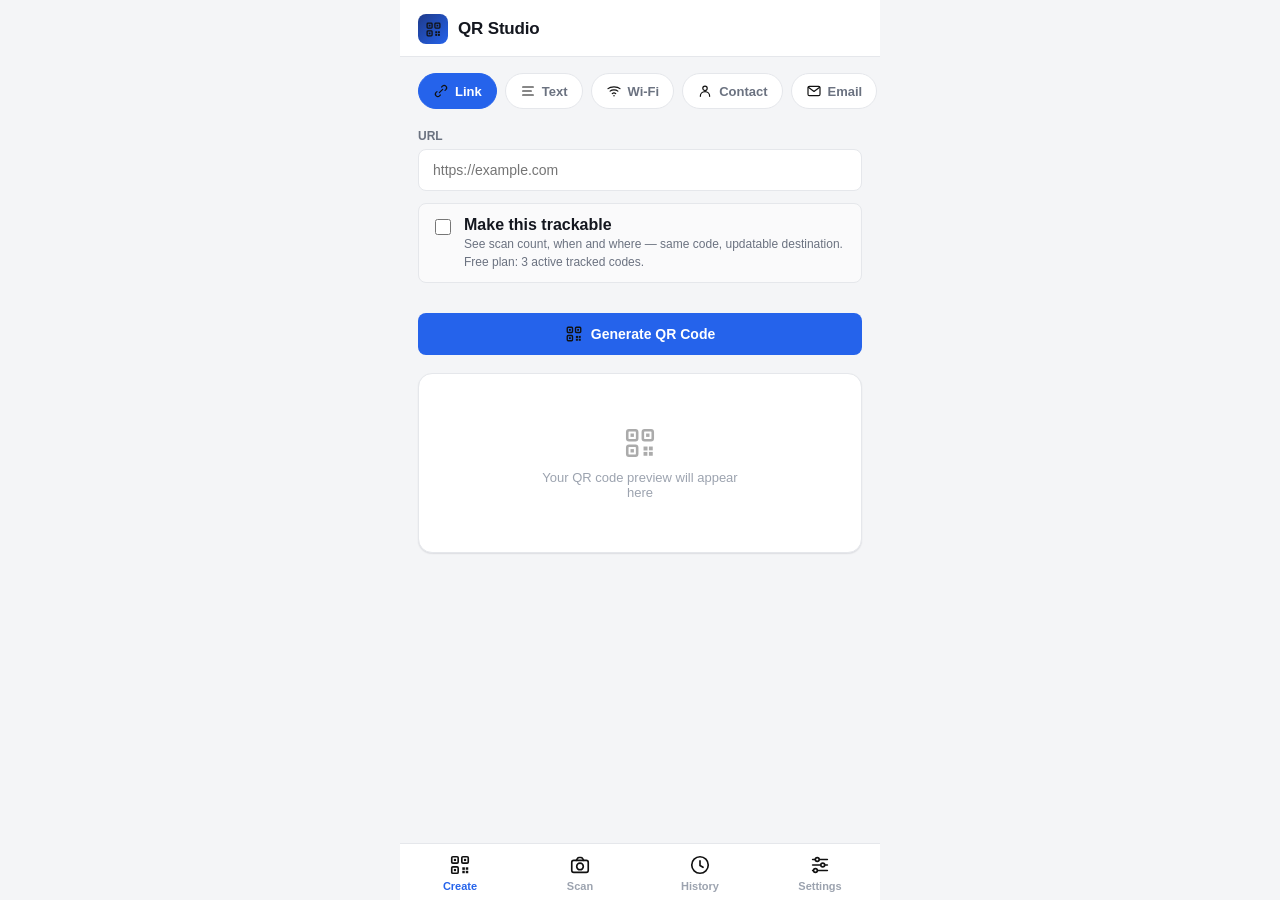
<file: index.html>
<!doctype html>
<html lang="en">
<head>
<!-- Google tag (gtag.js) -->
<script async src="https://www.googletagmanager.com/gtag/js?id=G-S8XFE592J6"></script>
<script>
  window.dataLayer = window.dataLayer || [];
  function gtag(){dataLayer.push(arguments);}
  gtag('js', new Date());

  gtag('config', 'G-S8XFE592J6');
</script>
<meta charset="utf-8">
<meta name="google-site-verification" content="npxNkIAEqGh9HVTb2X1JfktKl0dsZ-Eme610bR7GVUo" />
<meta name="viewport" content="width=device-width, initial-scale=1, viewport-fit=cover, maximum-scale=1">
<title>Free QR Code Generator & QR Code Scanner Online — Custom QR Studio</title>
<meta name="description" content="Free QR code generator and QR code scanner online — no app, no signup. Create custom QR codes for links, WiFi, contacts and more with QR Studio in seconds.">
<meta name="keywords" content="Free QR Code Generator, QR Code Scanner Online, Custom QR Studio, QR code generator, QR code scanner, WiFi QR code, create QR code free">
<link rel="canonical" href="https://qrstudiogen.netlify.app/">
<meta name="robots" content="index, follow">
<meta property="og:type" content="website">
<meta property="og:site_name" content="QR Studio">
<meta property="og:title" content="Free QR Code Generator & QR Code Scanner Online — QR Studio">
<meta property="og:description" content="Create custom QR codes free and scan any QR code online — no app, no signup. Fast, private, and works offline.">
<meta property="og:url" content="https://qrstudiogen.netlify.app/">
<meta property="og:image" content="https://qrstudiogen.netlify.app/icons/icon-512.png">
<meta name="twitter:card" content="summary">
<meta name="twitter:title" content="Free QR Code Generator & QR Code Scanner Online — QR Studio">
<meta name="twitter:description" content="Create custom QR codes free and scan any QR code online — no app, no signup. Fast, private, and works offline.">
<meta name="twitter:image" content="https://qrstudiogen.netlify.app/icons/icon-512.png">
<meta name="theme-color" content="#2563EB">
<script type="application/ld+json">
{
  "@context": "https://schema.org",
  "@type": "WebApplication",
  "name": "QR Studio",
  "url": "https://qrstudiogen.netlify.app/",
  "description": "Free QR code generator and QR code scanner online — no app, no signup. Create custom QR codes for links, WiFi, contacts and more with QR Studio in seconds.",
  "applicationCategory": "BusinessApplication",
  "operatingSystem": "All",
  "offers": {
    "@type": "Offer",
    "price": "0",
    "priceCurrency": "USD"
  },
  "author": {
    "@type": "Person",
    "name": "Ali Zafar"
  }
}
</script>
<link rel="manifest" href="manifest.webmanifest">
<link rel="icon" href="icons/icon-192.png">
<link rel="apple-touch-icon" href="icons/icon-192.png">
<meta name="mobile-web-app-capable" content="yes">
<meta name="apple-mobile-web-app-capable" content="yes">
<meta name="apple-mobile-web-app-status-bar-style" content="black-translucent">
<meta name="apple-mobile-web-app-title" content="QR Studio">
<link rel="stylesheet" href="css/style.css">
</head>
<body>
<svg xmlns="http://www.w3.org/2000/svg" style="display:none">
<defs>
<symbol id="i-camera" viewBox="0 0 24 24" stroke="#111" stroke-width="1.8" fill="none" stroke-linecap="round" stroke-linejoin="round">
  <path d="M8 7l1.3-2.2A2 2 0 0 1 11 3.8h2a2 2 0 0 1 1.7 1L16 7"/>
  <rect x="3" y="7" width="18" height="13" rx="2.2"/>
  <circle cx="12" cy="13.6" r="3.6"/>
</symbol>
<symbol id="i-qr" viewBox="0 0 24 24" stroke="#111" stroke-width="1.8" fill="none" stroke-linecap="round" stroke-linejoin="round">
  <rect x="3" y="3" width="7" height="7" rx="1.2"/>
  <rect x="14" y="3" width="7" height="7" rx="1.2"/>
  <rect x="3" y="14" width="7" height="7" rx="1.2"/>
  <rect x="5.3" y="5.3" width="2.4" height="2.4" fill="#111" stroke="none"/>
  <rect x="16.3" y="5.3" width="2.4" height="2.4" fill="#111" stroke="none"/>
  <rect x="5.3" y="16.3" width="2.4" height="2.4" fill="#111" stroke="none"/>
  <rect x="14.5" y="14.5" width="2.8" height="2.8" fill="#111" stroke="none"/>
  <rect x="18.3" y="14.5" width="2.7" height="2.7" fill="#111" stroke="none"/>
  <rect x="14.5" y="18.3" width="2.7" height="2.7" fill="#111" stroke="none"/>
  <rect x="18.3" y="18.3" width="2.7" height="2.7" fill="#111" stroke="none"/>
</symbol>
<symbol id="i-clock" viewBox="0 0 24 24" stroke="#111" stroke-width="1.8" fill="none" stroke-linecap="round" stroke-linejoin="round">
  <circle cx="12" cy="12" r="9"/>
  <path d="M12 7.5v5l3.3 2"/>
</symbol>
<symbol id="i-sliders" viewBox="0 0 24 24" stroke="#111" stroke-width="1.8" fill="none" stroke-linecap="round" stroke-linejoin="round">
  <line x1="4" y1="6" x2="20" y2="6"/><circle cx="9" cy="6" r="2.1" fill="#fff"/>
  <line x1="4" y1="12" x2="20" y2="12"/><circle cx="15" cy="12" r="2.1" fill="#fff"/>
  <line x1="4" y1="18" x2="20" y2="18"/><circle cx="7" cy="18" r="2.1" fill="#fff"/>
</symbol>
<symbol id="i-share" viewBox="0 0 24 24" stroke="#111" stroke-width="1.8" fill="none" stroke-linecap="round" stroke-linejoin="round">
  <circle cx="6" cy="12" r="2.3"/><circle cx="18" cy="5.5" r="2.3"/><circle cx="18" cy="18.5" r="2.3"/>
  <line x1="8" y1="10.8" x2="16" y2="6.7"/><line x1="8" y1="13.2" x2="16" y2="17.3"/>
</symbol>
<symbol id="i-copy" viewBox="0 0 24 24" stroke="#111" stroke-width="1.8" fill="none" stroke-linecap="round" stroke-linejoin="round">
  <rect x="3.5" y="3.5" width="12" height="12" rx="2"/>
  <path d="M8 20.5h9a2.5 2.5 0 0 0 2.5-2.5V9"/>
</symbol>
<symbol id="i-download" viewBox="0 0 24 24" stroke="#111" stroke-width="1.8" fill="none" stroke-linecap="round" stroke-linejoin="round">
  <path d="M12 3v12"/><path d="M7.5 10.5L12 15l4.5-4.5"/><path d="M4.5 19h15"/>
</symbol>
<symbol id="i-close" viewBox="0 0 24 24" stroke="#111" stroke-width="2" fill="none" stroke-linecap="round">
  <line x1="6" y1="6" x2="18" y2="18"/><line x1="18" y1="6" x2="6" y2="18"/>
</symbol>
<symbol id="i-check" viewBox="0 0 24 24" stroke="#111" stroke-width="2.2" fill="none" stroke-linecap="round" stroke-linejoin="round">
  <path d="M5 13l4.5 4.5L19 7"/>
</symbol>
<symbol id="i-wifi" viewBox="0 0 24 24" stroke="#111" stroke-width="1.8" fill="none" stroke-linecap="round" stroke-linejoin="round">
  <path d="M3 8.5C7 5 17 5 21 8.5"/>
  <path d="M6.2 12.2c2.9-2.5 8.7-2.5 11.6 0"/>
  <path d="M9.4 16c1.6-1.4 3.6-1.4 5.2 0"/>
  <circle cx="12" cy="19.2" r="1.1" fill="#111" stroke="none"/>
</symbol>
<symbol id="i-link" viewBox="0 0 24 24" stroke="#111" stroke-width="1.8" fill="none" stroke-linecap="round" stroke-linejoin="round">
  <path d="M9.5 14.5l5-5"/>
  <path d="M13 6l1.2-1.2a3.6 3.6 0 0 1 5.1 5.1L18 11.1"/>
  <path d="M11 18l-1.2 1.2a3.6 3.6 0 0 1-5.1-5.1L6 12.9"/>
</symbol>
<symbol id="i-person" viewBox="0 0 24 24" stroke="#111" stroke-width="1.8" fill="none" stroke-linecap="round" stroke-linejoin="round">
  <circle cx="12" cy="8" r="3.3"/>
  <path d="M5 20a7 7 0 0 1 14 0"/>
</symbol>
<symbol id="i-phone" viewBox="0 0 24 24" stroke="#111" stroke-width="1.8" fill="none" stroke-linecap="round" stroke-linejoin="round">
  <rect x="7" y="2.5" width="10" height="19" rx="2.2"/>
  <line x1="11" y1="18" x2="13" y2="18"/>
</symbol>
<symbol id="i-mail" viewBox="0 0 24 24" stroke="#111" stroke-width="1.8" fill="none" stroke-linecap="round" stroke-linejoin="round">
  <rect x="3" y="5" width="18" height="14" rx="2.2"/>
  <path d="M3.5 6.5l8.5 6.2 8.5-6.2"/>
</symbol>
<symbol id="i-text" viewBox="0 0 24 24" stroke="#111" stroke-width="1.8" fill="none" stroke-linecap="round" stroke-linejoin="round">
  <line x1="4" y1="6" x2="20" y2="6"/><line x1="4" y1="12" x2="17" y2="12"/><line x1="4" y1="18" x2="20" y2="18"/>
</symbol>
<symbol id="i-flash" viewBox="0 0 24 24" fill="#111" stroke="none">
  <path d="M13 2 4 14h6l-1 8 9-12h-6l1-8z"/>
</symbol>
<symbol id="i-chevron-left" viewBox="0 0 24 24" stroke="#111" stroke-width="2" fill="none" stroke-linecap="round" stroke-linejoin="round">
  <path d="M15 5.5l-6.5 6.5 6.5 6.5"/>
</symbol>
<symbol id="i-upload" viewBox="0 0 24 24" stroke="#111" stroke-width="1.8" fill="none" stroke-linecap="round" stroke-linejoin="round">
  <path d="M12 21V9"/><path d="M7.5 13.5L12 9l4.5 4.5"/><path d="M4.5 5h15"/>
</symbol>
<symbol id="i-trash" viewBox="0 0 24 24" stroke="#111" stroke-width="1.8" fill="none" stroke-linecap="round" stroke-linejoin="round">
  <path d="M4 7h16"/><path d="M9 7V4.3a1 1 0 0 1 1-1h4a1 1 0 0 1 1 1V7"/>
  <path d="M6 7l1 12.3a2 2 0 0 0 2 1.9h6a2 2 0 0 0 2-1.9L18 7"/>
</symbol>
<symbol id="i-image" viewBox="0 0 24 24" stroke="#111" stroke-width="1.8" fill="none" stroke-linecap="round" stroke-linejoin="round">
  <rect x="3" y="4" width="18" height="16" rx="2.2"/>
  <circle cx="8.5" cy="9.5" r="1.6" fill="#111" stroke="none"/>
  <path d="M4 17l5-5 4 4 3-3 4 4"/>
</symbol>
<symbol id="i-flip" viewBox="0 0 24 24" stroke="#111" stroke-width="1.8" fill="none" stroke-linecap="round" stroke-linejoin="round">
  <path d="M4 12a8 8 0 0 1 13.9-5.5L20 8.5"/>
  <path d="M20 4.5v4h-4"/>
  <path d="M20 12a8 8 0 0 1-13.9 5.5L4 15.5"/>
  <path d="M4 19.5v-4h4"/>
</symbol>
<symbol id="i-moon" viewBox="0 0 24 24" stroke="#111" stroke-width="1.8" fill="none" stroke-linecap="round" stroke-linejoin="round">
  <path d="M20 13.6A8.2 8.2 0 1 1 10.4 4a6.6 6.6 0 0 0 9.6 9.6z"/>
</symbol>
<symbol id="i-star" viewBox="0 0 24 24" fill="#111" stroke="none">
  <path d="M12 3.5l2.6 5.3 5.9.9-4.3 4.1 1 5.8L12 16.8 6.8 19.6l1-5.8-4.3-4.1 5.9-.9z"/>
</symbol>
</defs>
</svg>

<div id="app">
  <header class="topbar">
    <div class="brand">
      <div class="brand-mark" aria-hidden="true"><svg class="icon"><use href="#i-qr"></use></svg></div>
      <h1>QR Studio</h1>
    </div>
  </header>

  <!-- SCAN -->
  <section id="screen-scan" class="screen" aria-labelledby="h-scan">
    <h2 id="h-scan" class="sr-only" data-i18n="nav_scan">QR Code Scanner</h2>
    <div class="scan-stage">
      <video id="scan-video" playsinline muted hidden></video>
      <div class="scan-frame" hidden></div>
      <div class="scan-hint" hidden data-i18n="scan_point_hint">Point your camera at a QR code</div>
      <div class="scan-controls" hidden>
        <button class="icon-btn" id="btn-flash" type="button" aria-label="Toggle flashlight"><svg class="icon" aria-hidden="true"><use href="#i-flash"></use></svg></button>
        <button class="icon-btn" id="btn-flip-cam" type="button" aria-label="Flip camera"><svg class="icon" aria-hidden="true"><use href="#i-flip"></use></svg></button>
      </div>
      <div class="scan-idle" id="scan-idle">
        <svg class="icon" aria-hidden="true"><use href="#i-camera"></use></svg>
        <button class="btn btn-primary" id="btn-start-scan" type="button" aria-label="Start camera to scan a QR code">
          <svg class="icon" aria-hidden="true"><use href="#i-camera"></use></svg> <span data-i18n="scan_start_camera">Start Camera</span>
        </button>
        <p data-i18n="scan_hint_privacy">Your camera is only used to read the code on screen — nothing is uploaded anywhere.</p>
      </div>
    </div>
    <div class="scan-actions">
      <button class="btn btn-secondary" id="btn-upload-scan" type="button" aria-label="Scan a QR code from a photo">
        <svg class="icon" aria-hidden="true"><use href="#i-image"></use></svg> <span data-i18n="scan_from_photo">Scan from Photo</span>
      </button>
      <input type="file" id="file-scan" accept="image/*" hidden aria-label="Choose a photo containing a QR code">
    </div>

    <div class="result-card" id="scan-result" hidden>
      <span class="type-chip"><svg class="icon" style="width:13px;height:13px" aria-hidden="true"><use href="#i-link"></use></svg><span>Website</span></span>
      <div class="value"></div>
      <div class="row-actions"></div>
      <div style="margin-top:12px">
        <button class="btn btn-ghost btn-sm" id="btn-scan-again" type="button" style="padding-left:0" aria-label="Scan another QR code">
          <svg class="icon" style="width:16px;height:16px" aria-hidden="true"><use href="#i-camera"></use></svg> <span data-i18n="scan_another">Scan another code</span>
        </button>
      </div>
    </div>

    <div class="ad-slot" id="ad-slot-scan" hidden></div>
  </section>

  <!-- CREATE -->
  <section id="screen-create" class="screen active" aria-labelledby="h-create">
    <h2 id="h-create" class="sr-only" data-i18n="nav_create">Create a QR Code</h2>
    <div class="type-scroll" id="type-scroll"></div>
    <div class="section-pad" id="create-fields"></div>
    <div class="section-pad">
      <button class="btn btn-primary" id="btn-generate" type="button" style="width:100%">
        <svg class="icon" aria-hidden="true"><use href="#i-qr"></use></svg> <span data-i18n="btn_generate">Generate QR Code</span>
      </button>
    </div>
    <div class="qr-preview-wrap">
      <div class="qr-empty" id="qr-empty">
        <svg class="icon" aria-hidden="true"><use href="#i-qr"></use></svg>
        <p data-i18n="qr_empty_placeholder">Your QR code preview will appear here</p>
      </div>
      <canvas id="qr-canvas" hidden></canvas>
      <div class="row-actions" id="qr-actions" hidden style="margin-top:16px;width:100%">
        <button class="btn btn-secondary" id="btn-download-qr" type="button" aria-label="Download QR code as image"><svg class="icon" aria-hidden="true"><use href="#i-download"></use></svg> <span data-i18n="btn_download">Download</span></button>
        <button class="btn btn-secondary" id="btn-share-qr" type="button" aria-label="Share QR code"><svg class="icon" aria-hidden="true"><use href="#i-share"></use></svg> <span data-i18n="btn_share">Share</span></button>
      </div>
    </div>
    <div class="ad-slot" id="ad-slot-create" hidden></div>
  </section>

  <!-- HISTORY -->
  <section id="screen-history" class="screen" aria-labelledby="h-history">
    <h2 id="h-history" class="sr-only" data-i18n="nav_history">QR Code History</h2>
    <div class="history-list" id="history-list"></div>
    <div class="ad-slot" id="ad-slot-history" hidden></div>
  </section>

  <!-- SETTINGS -->
  <section id="screen-settings" class="screen" aria-labelledby="h-settings">
    <h2 id="h-settings" class="sr-only" data-i18n="nav_settings">Settings</h2>
    <div class="upgrade-card" id="upgrade-card">
      <h3 data-i18n="upgrade_title">QR Studio Pro</h3>
      <p data-i18n="upgrade_sub">No ads, plus unlimited tracked QR codes with scan analytics.</p>
      <button class="btn" id="btn-upgrade" type="button" data-i18n="upgrade_btn">Upgrade — $4.99</button>
    </div>

    <h3 class="settings-title" data-i18n="settings_appearance">Appearance</h3>
    <div class="settings-group">
      <div class="settings-row">
        <div class="s-icon" aria-hidden="true"><svg class="icon"><use href="#i-moon"></use></svg></div>
        <div class="s-label" data-i18n="settings_dark_mode">Dark mode</div>
        <button class="switch" id="sw-dark" type="button" aria-label="Toggle dark mode"></button>
      </div>
      <div class="settings-row">
        <div class="s-icon" aria-hidden="true"><svg class="icon"><use href="#i-text"></use></svg></div>
        <label class="s-label" for="sel-language" data-i18n="settings_language">Language</label>
        <select id="sel-language" class="lang-select" aria-label="Select language"></select>
      </div>
    </div>

    <h3 class="settings-title" data-i18n="settings_general">General</h3>
    <div class="settings-group">
      <div class="settings-row">
        <div class="s-icon" aria-hidden="true"><svg class="icon"><use href="#i-sliders"></use></svg></div>
        <div class="s-label" data-i18n="settings_vibration">Vibration on scan</div>
        <button class="switch" id="sw-haptics" type="button" aria-label="Toggle vibration"></button>
      </div>
      <button class="settings-row" id="btn-clear-history" type="button">
        <div class="s-icon" aria-hidden="true"><svg class="icon"><use href="#i-trash"></use></svg></div>
        <div class="s-label" data-i18n="settings_clear_history">Clear history</div>
      </button>
    </div>

    <h3 class="settings-title" data-i18n="settings_about">About</h3>
    <div class="settings-group">
      <button class="settings-row" id="btn-rate" type="button">
        <div class="s-icon" aria-hidden="true"><svg class="icon"><use href="#i-star"></use></svg></div>
        <div class="s-label" data-i18n="settings_rate">Rate QR Studio</div>
      </button>
      <button class="settings-row" id="btn-privacy" type="button">
        <div class="s-icon" aria-hidden="true"><svg class="icon"><use href="#i-text"></use></svg></div>
        <div class="s-label" data-i18n="settings_privacy">Privacy Policy</div>
      </button>
      <button class="settings-row" id="btn-feedback" type="button">
        <div class="s-icon" aria-hidden="true"><svg class="icon"><use href="#i-mail"></use></svg></div>
        <div class="s-label" data-i18n="settings_feedback">Send Feedback</div>
      </button>
      <div class="settings-row">
        <div class="s-icon" aria-hidden="true"><svg class="icon"><use href="#i-check"></use></svg></div>
        <div class="s-label"><span data-i18n="settings_version">Version</span> <span class="s-sub" style="margin-left:6px">1.0.0</span></div>
      </div>
    </div>
    <div class="privacy-link">© 2026 QR Studio — Made by Ali Zafar · <a href="blog/" style="color:inherit">Blog</a></div>
  </section>

  <nav class="tabbar" aria-label="Main navigation">
    <button class="tab active" data-screen="create" type="button" aria-label="Create a QR code"><svg class="icon" aria-hidden="true"><use href="#i-qr"></use></svg><span data-i18n="nav_create">Create</span></button>
    <button class="tab" data-screen="scan" type="button" aria-label="Scan a QR code"><svg class="icon" aria-hidden="true"><use href="#i-camera"></use></svg><span data-i18n="nav_scan">Scan</span></button>
    <button class="tab" data-screen="history" type="button" aria-label="View QR code history"><svg class="icon" aria-hidden="true"><use href="#i-clock"></use></svg><span data-i18n="nav_history">History</span></button>
    <button class="tab" data-screen="settings" type="button" aria-label="Open settings"><svg class="icon" aria-hidden="true"><use href="#i-sliders"></use></svg><span data-i18n="nav_settings">Settings</span></button>
  </nav>

  <div class="toast" id="toast"></div>

  <div class="sheet-backdrop" id="sheet-backdrop">
    <div class="sheet" id="sheet-content"></div>
  </div>
</div>

<script src="js/lib/jsqr.min.js"></script>
<script src="js/lib/qrcode.min.js"></script>
<script src="js/i18n.js"></script>
<script src="js/app.js"></script>
</body>
</html>
</file>
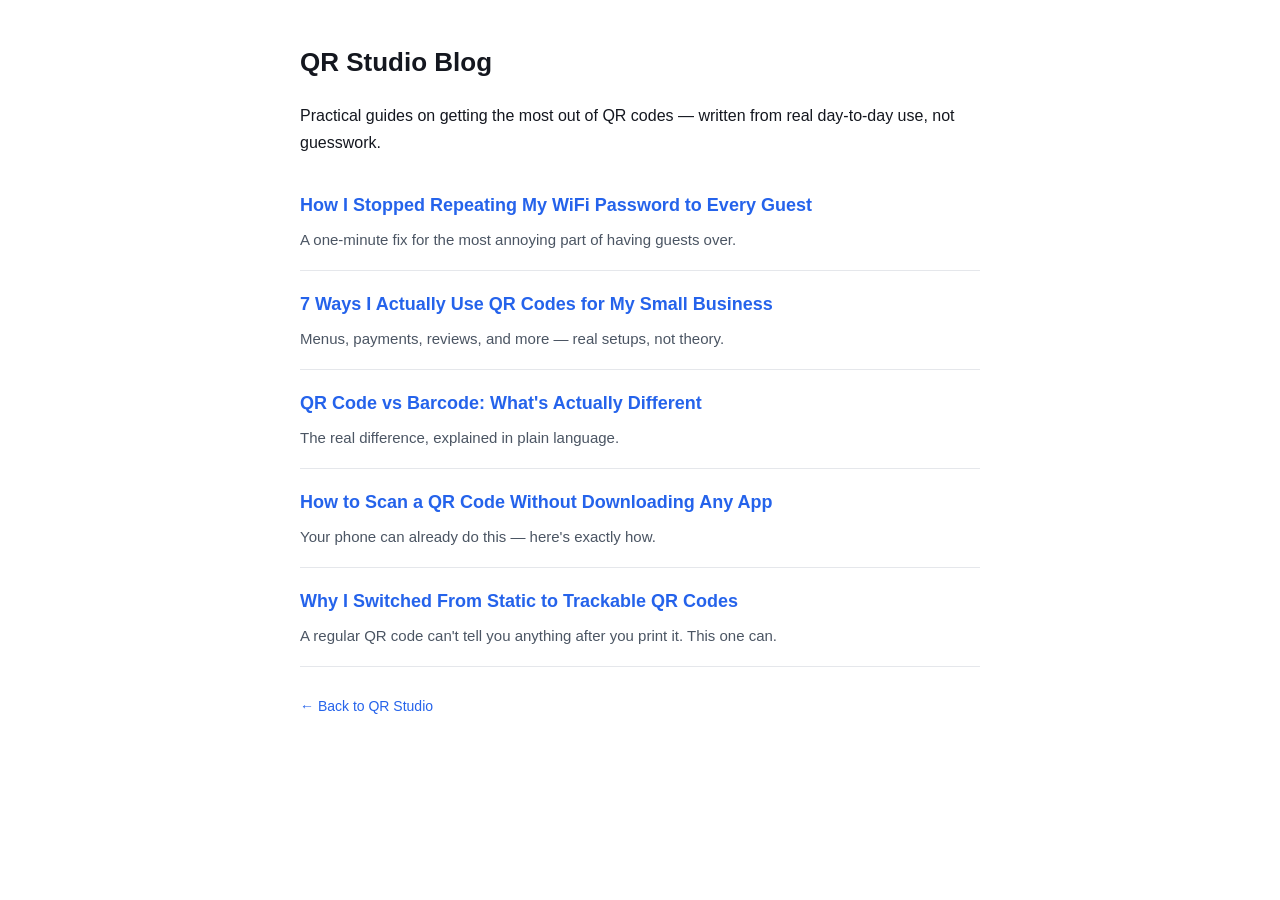
<file: blog/index.html>
<!doctype html>
<html lang="en">
<head>
<meta charset="utf-8">
<!-- Google tag (gtag.js) -->
<script async src="https://www.googletagmanager.com/gtag/js?id=G-S8XFE592J6"></script>
<script>
  window.dataLayer = window.dataLayer || [];
  function gtag(){dataLayer.push(arguments);}
  gtag('js', new Date());
  gtag('config', 'G-S8XFE592J6');
</script>

<meta name="viewport" content="width=device-width, initial-scale=1">
<title>Blog — QR Studio</title>
<meta name="description" content="Practical, real-world guides on QR codes — WiFi codes, small business uses, scanning tips, and more, from the QR Studio team.">
<link rel="canonical" href="https://qrstudiogen.netlify.app/blog/">
<meta name="robots" content="index, follow">
<meta property="og:type" content="website">
<meta property="og:title" content="QR Studio Blog">
<meta property="og:description" content="Practical, real-world guides on QR codes.">
<meta property="og:url" content="https://qrstudiogen.netlify.app/blog/">
<meta property="og:image" content="https://qrstudiogen.netlify.app/icons/icon-512.png">
<meta name="theme-color" content="#2563EB">
<link rel="icon" href="../icons/icon-192.png">
<style>
  body{font:16px/1.7 -apple-system,Segoe UI,Roboto,Arial,sans-serif;max-width:680px;margin:40px auto;padding:0 20px;color:#14171F}
  h1{font-size:26px}
  a{color:#2563EB;text-decoration:none}
  .post{padding:18px 0;border-bottom:1px solid #e5e7eb}
  .post h2{font-size:18px;margin:0 0 6px}
  .post p{margin:0;color:#4b5563;font-size:15px}
  .back{display:inline-block;margin-top:28px;font-size:14px}
</style>
</head>
<body>

<h1>QR Studio Blog</h1>
<p>Practical guides on getting the most out of QR codes — written from real day-to-day use, not
guesswork.</p>

<div class="post">
  <h2><a href="wifi-qr-code.html">How I Stopped Repeating My WiFi Password to Every Guest</a></h2>
  <p>A one-minute fix for the most annoying part of having guests over.</p>
</div>

<div class="post">
  <h2><a href="qr-codes-small-business.html">7 Ways I Actually Use QR Codes for My Small Business</a></h2>
  <p>Menus, payments, reviews, and more — real setups, not theory.</p>
</div>

<div class="post">
  <h2><a href="qr-code-vs-barcode.html">QR Code vs Barcode: What's Actually Different</a></h2>
  <p>The real difference, explained in plain language.</p>
</div>

<div class="post">
  <h2><a href="scan-qr-code-without-app.html">How to Scan a QR Code Without Downloading Any App</a></h2>
  <p>Your phone can already do this — here's exactly how.</p>
</div>

<div class="post">
  <h2><a href="trackable-qr-codes.html">Why I Switched From Static to Trackable QR Codes</a></h2>
  <p>A regular QR code can't tell you anything after you print it. This one can.</p>
</div>

<a class="back" href="../index.html">← Back to QR Studio</a>
</body>
</html>
</file>
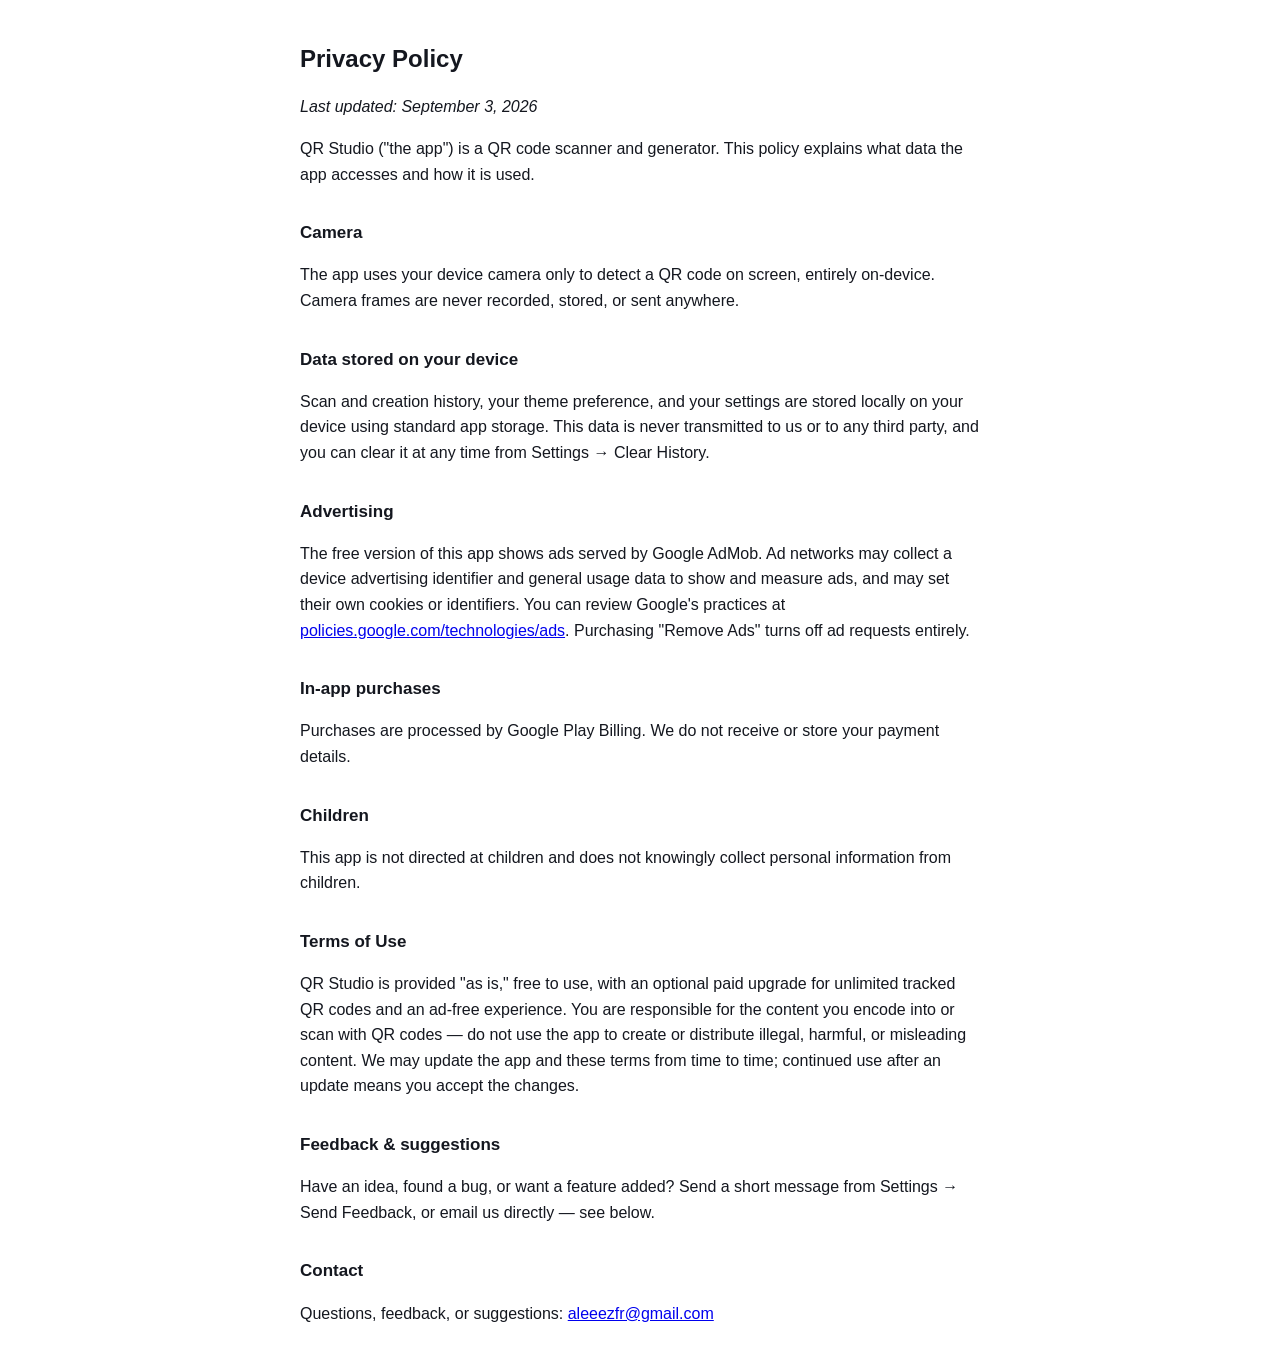
<file: privacy-policy.html>
<!doctype html>
<html lang="en">
<head>
<meta charset="utf-8">
<!-- Google tag (gtag.js) -->
<script async src="https://www.googletagmanager.com/gtag/js?id=G-S8XFE592J6"></script>
<script>
  window.dataLayer = window.dataLayer || [];
  function gtag(){dataLayer.push(arguments);}
  gtag('js', new Date());
  gtag('config', 'G-S8XFE592J6');
</script>

<meta name="viewport" content="width=device-width, initial-scale=1">
<title>Privacy Policy — QR Studio</title>
<meta name="description" content="Read QR Studio's privacy policy to learn what camera and device data our QR code generator and scanner accesses, and how it is used.">
<link rel="canonical" href="https://qrstudiogen.netlify.app/privacy-policy.html">
<meta name="robots" content="index, follow">
<meta property="og:type" content="website">
<meta property="og:title" content="Privacy Policy — QR Studio">
<meta property="og:description" content="Read QR Studio's privacy policy to learn what camera and device data our QR code generator and scanner accesses, and how it is used.">
<meta property="og:url" content="https://qrstudiogen.netlify.app/privacy-policy.html">
<style>
  body{font:16px/1.6 -apple-system,Segoe UI,Roboto,Arial,sans-serif;max-width:680px;margin:40px auto;padding:0 20px;color:#14171F}
  h1{font-size:24px} h2{font-size:17px;margin-top:32px}
  code{background:#F4F5F7;padding:1px 6px;border-radius:4px}
</style>
</head>
<body>
<h1>Privacy Policy</h1>
<p><em>Last updated: September 3, 2026</em></p>

<p>QR Studio ("the app") is a QR code scanner and generator. This policy explains what data the app
accesses and how it is used.</p>

<h2>Camera</h2>
<p>The app uses your device camera only to detect a QR code on screen, entirely on-device. Camera
frames are never recorded, stored, or sent anywhere.</p>

<h2>Data stored on your device</h2>
<p>Scan and creation history, your theme preference, and your settings are stored locally on your
device using standard app storage. This data is never transmitted to us or to any third party, and
you can clear it at any time from Settings → Clear History.</p>

<h2>Advertising</h2>
<p>The free version of this app shows ads served by Google AdMob. Ad networks may
collect a device advertising identifier and general usage data to show and measure ads, and may set
their own cookies or identifiers. You can review Google's practices at
<a href="https://policies.google.com/technologies/ads">policies.google.com/technologies/ads</a>.
Purchasing "Remove Ads" turns off ad requests entirely.</p>

<h2>In-app purchases</h2>
<p>Purchases are processed by Google Play Billing. We do not receive or store your payment details.</p>

<h2>Children</h2>
<p>This app is not directed at children and does not knowingly collect personal information from
children.</p>

<h2>Terms of Use</h2>
<p>QR Studio is provided "as is," free to use, with an optional paid upgrade for unlimited tracked
QR codes and an ad-free experience. You are responsible for the content you encode into or scan
with QR codes — do not use the app to create or distribute illegal, harmful, or misleading content.
We may update the app and these terms from time to time; continued use after an update means you
accept the changes.</p>

<h2>Feedback &amp; suggestions</h2>
<p>Have an idea, found a bug, or want a feature added? Send a short message from
Settings → Send Feedback, or email us directly — see below.</p>

<h2>Contact</h2>
<p>Questions, feedback, or suggestions: <a href="mailto:aleeezfr@gmail.com">aleeezfr@gmail.com</a></p>
</body>
</html>
</file>
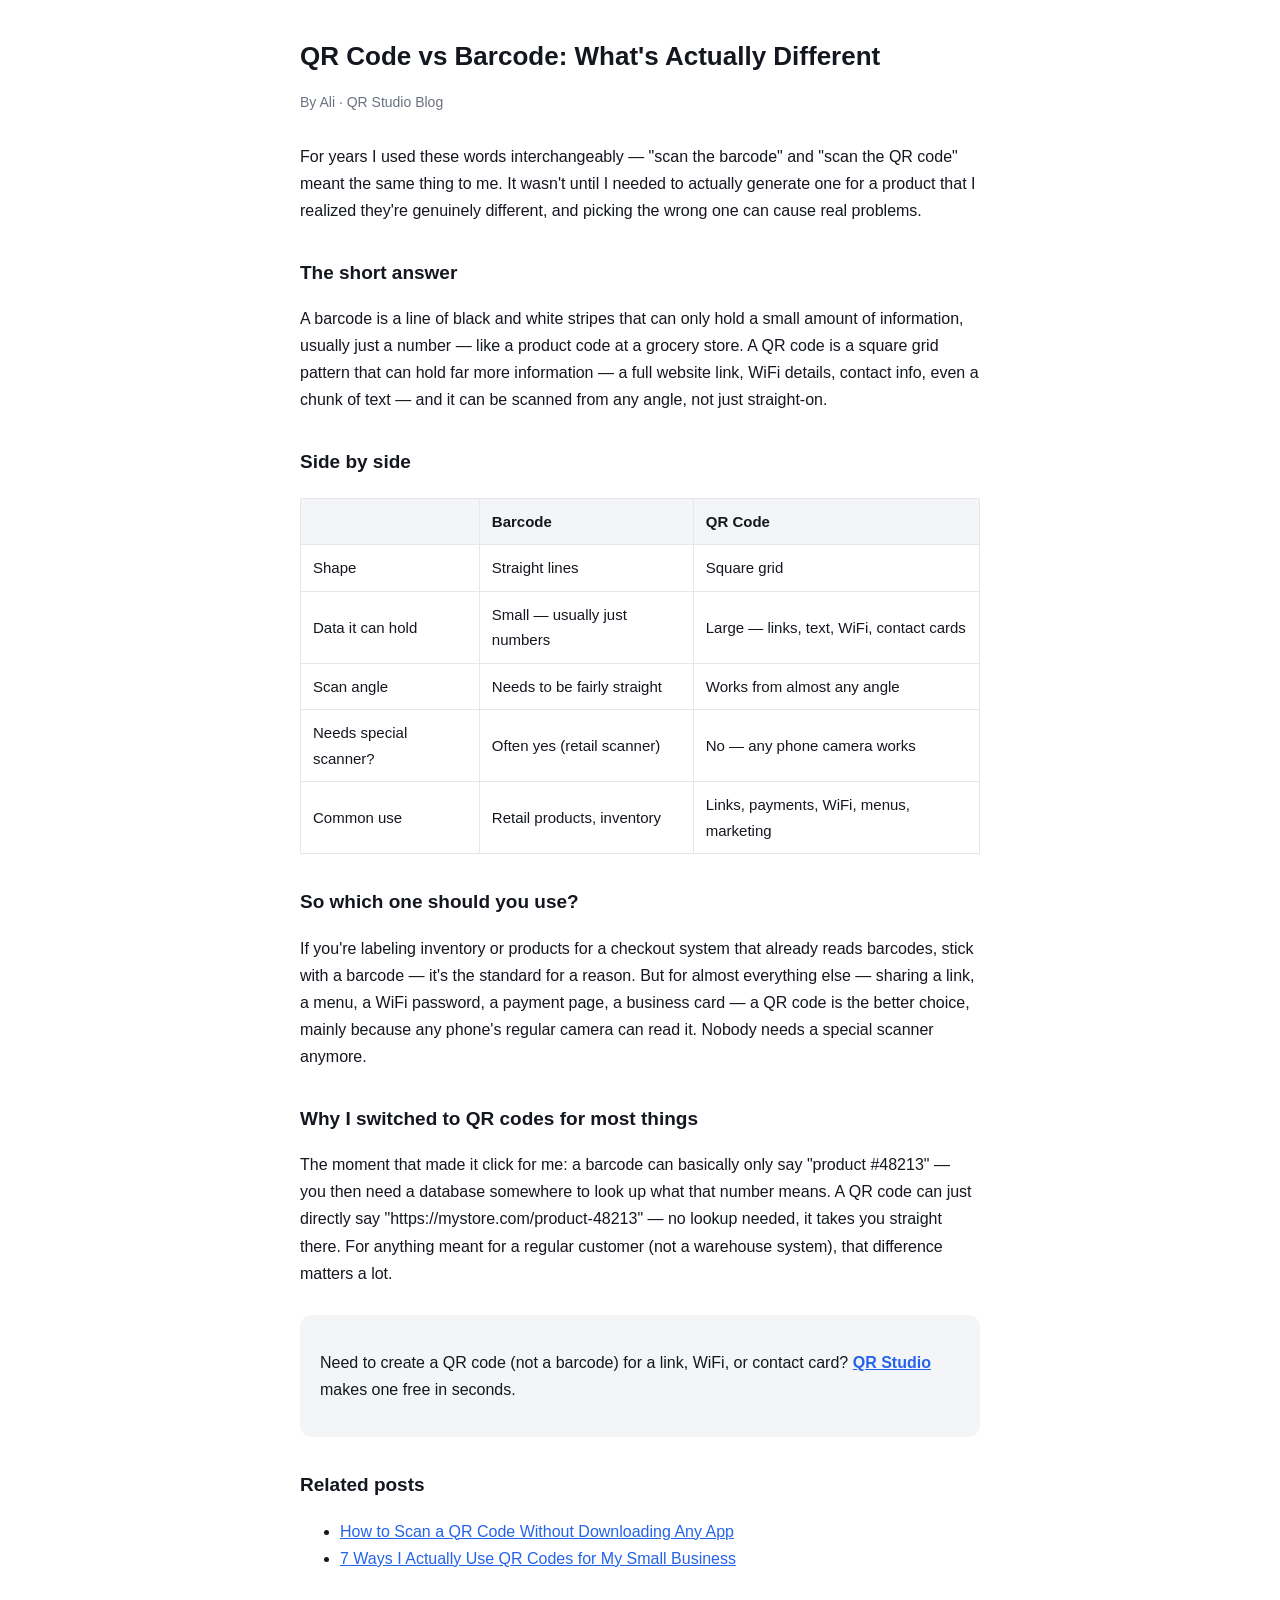
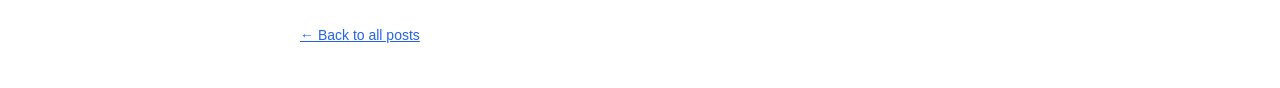
<file: blog/qr-code-vs-barcode.html>
<!doctype html>
<html lang="en">
<head>
<meta charset="utf-8">
<!-- Google tag (gtag.js) -->
<script async src="https://www.googletagmanager.com/gtag/js?id=G-S8XFE592J6"></script>
<script>
  window.dataLayer = window.dataLayer || [];
  function gtag(){dataLayer.push(arguments);}
  gtag('js', new Date());
  gtag('config', 'G-S8XFE592J6');
</script>

<meta name="viewport" content="width=device-width, initial-scale=1">
<title>QR Code vs Barcode: What's Actually Different (Explained Simply) — QR Studio</title>
<meta name="description" content="I kept mixing these two up until I actually looked into it. Here's the real difference between QR codes and barcodes, in plain language.">
<link rel="canonical" href="https://qrstudiogen.netlify.app/blog/qr-code-vs-barcode.html">
<meta name="robots" content="index, follow">
<meta property="og:type" content="article">
<meta property="og:title" content="QR Code vs Barcode: What's Actually Different">
<meta property="og:description" content="The real difference, explained without the technical jargon.">
<meta property="og:url" content="https://qrstudiogen.netlify.app/blog/qr-code-vs-barcode.html">
<meta property="og:image" content="https://qrstudiogen.netlify.app/icons/icon-512.png">
<meta name="theme-color" content="#2563EB">
<link rel="icon" href="../icons/icon-192.png">
<script type="application/ld+json">
{
  "@context": "https://schema.org",
  "@type": "Article",
  "headline": "QR Code vs Barcode: What's Actually Different",
  "description": "I kept mixing these two up until I actually looked into it. Here's the real difference between QR codes and barcodes, in plain language.",
  "author": {"@type": "Person", "name": "Ali"},
  "publisher": {"@type": "Organization", "name": "QR Studio"},
  "mainEntityOfPage": "https://qrstudiogen.netlify.app/blog/qr-code-vs-barcode.html",
  "image": "https://qrstudiogen.netlify.app/icons/icon-512.png"
}
</script>
<style>
  body{font:16px/1.7 -apple-system,Segoe UI,Roboto,Arial,sans-serif;max-width:680px;margin:40px auto;padding:0 20px;color:#14171F}
  h1{font-size:26px;line-height:1.3} h2{font-size:19px;margin-top:32px}
  a{color:#2563EB} .meta{color:#6b7280;font-size:14px;margin-bottom:28px}
  .cta{background:#F4F5F7;border-radius:12px;padding:18px 20px;margin:28px 0}
  .cta a{font-weight:600}
  table{border-collapse:collapse;width:100%;margin:20px 0}
  td,th{border:1px solid #e5e7eb;padding:10px 12px;text-align:left;font-size:15px}
  th{background:#F4F5F7}
  .back{display:inline-block;margin-top:36px;font-size:14px}
</style>
</head>
<body>

<h1>QR Code vs Barcode: What's Actually Different</h1>
<p class="meta">By Ali · QR Studio Blog</p>

<p>For years I used these words interchangeably — "scan the barcode" and "scan the QR code" meant the
same thing to me. It wasn't until I needed to actually generate one for a product that I realized they're
genuinely different, and picking the wrong one can cause real problems.</p>

<h2>The short answer</h2>
<p>A barcode is a line of black and white stripes that can only hold a small amount of information,
usually just a number — like a product code at a grocery store. A QR code is a square grid pattern that
can hold far more information — a full website link, WiFi details, contact info, even a chunk of text —
and it can be scanned from any angle, not just straight-on.</p>

<h2>Side by side</h2>
<table>
<tr><th></th><th>Barcode</th><th>QR Code</th></tr>
<tr><td>Shape</td><td>Straight lines</td><td>Square grid</td></tr>
<tr><td>Data it can hold</td><td>Small — usually just numbers</td><td>Large — links, text, WiFi, contact cards</td></tr>
<tr><td>Scan angle</td><td>Needs to be fairly straight</td><td>Works from almost any angle</td></tr>
<tr><td>Needs special scanner?</td><td>Often yes (retail scanner)</td><td>No — any phone camera works</td></tr>
<tr><td>Common use</td><td>Retail products, inventory</td><td>Links, payments, WiFi, menus, marketing</td></tr>
</table>

<h2>So which one should you use?</h2>
<p>If you're labeling inventory or products for a checkout system that already reads barcodes, stick with
a barcode — it's the standard for a reason. But for almost everything else — sharing a link, a menu, a
WiFi password, a payment page, a business card — a QR code is the better choice, mainly because any
phone's regular camera can read it. Nobody needs a special scanner anymore.</p>

<h2>Why I switched to QR codes for most things</h2>
<p>The moment that made it click for me: a barcode can basically only say "product #48213" — you then
need a database somewhere to look up what that number means. A QR code can just directly say
"https://mystore.com/product-48213" — no lookup needed, it takes you straight there. For anything meant
for a regular customer (not a warehouse system), that difference matters a lot.</p>

<div class="cta">
  <p>Need to create a QR code (not a barcode) for a link, WiFi, or contact card?
  <a href="https://qrstudiogen.netlify.app/">QR Studio</a> makes one free in seconds.</p>
</div>

<h2>Related posts</h2>
<ul>
  <li><a href="scan-qr-code-without-app.html">How to Scan a QR Code Without Downloading Any App</a></li>
  <li><a href="qr-codes-small-business.html">7 Ways I Actually Use QR Codes for My Small Business</a></li>
</ul>

<a class="back" href="index.html">← Back to all posts</a>
</body>
</html>
</file>
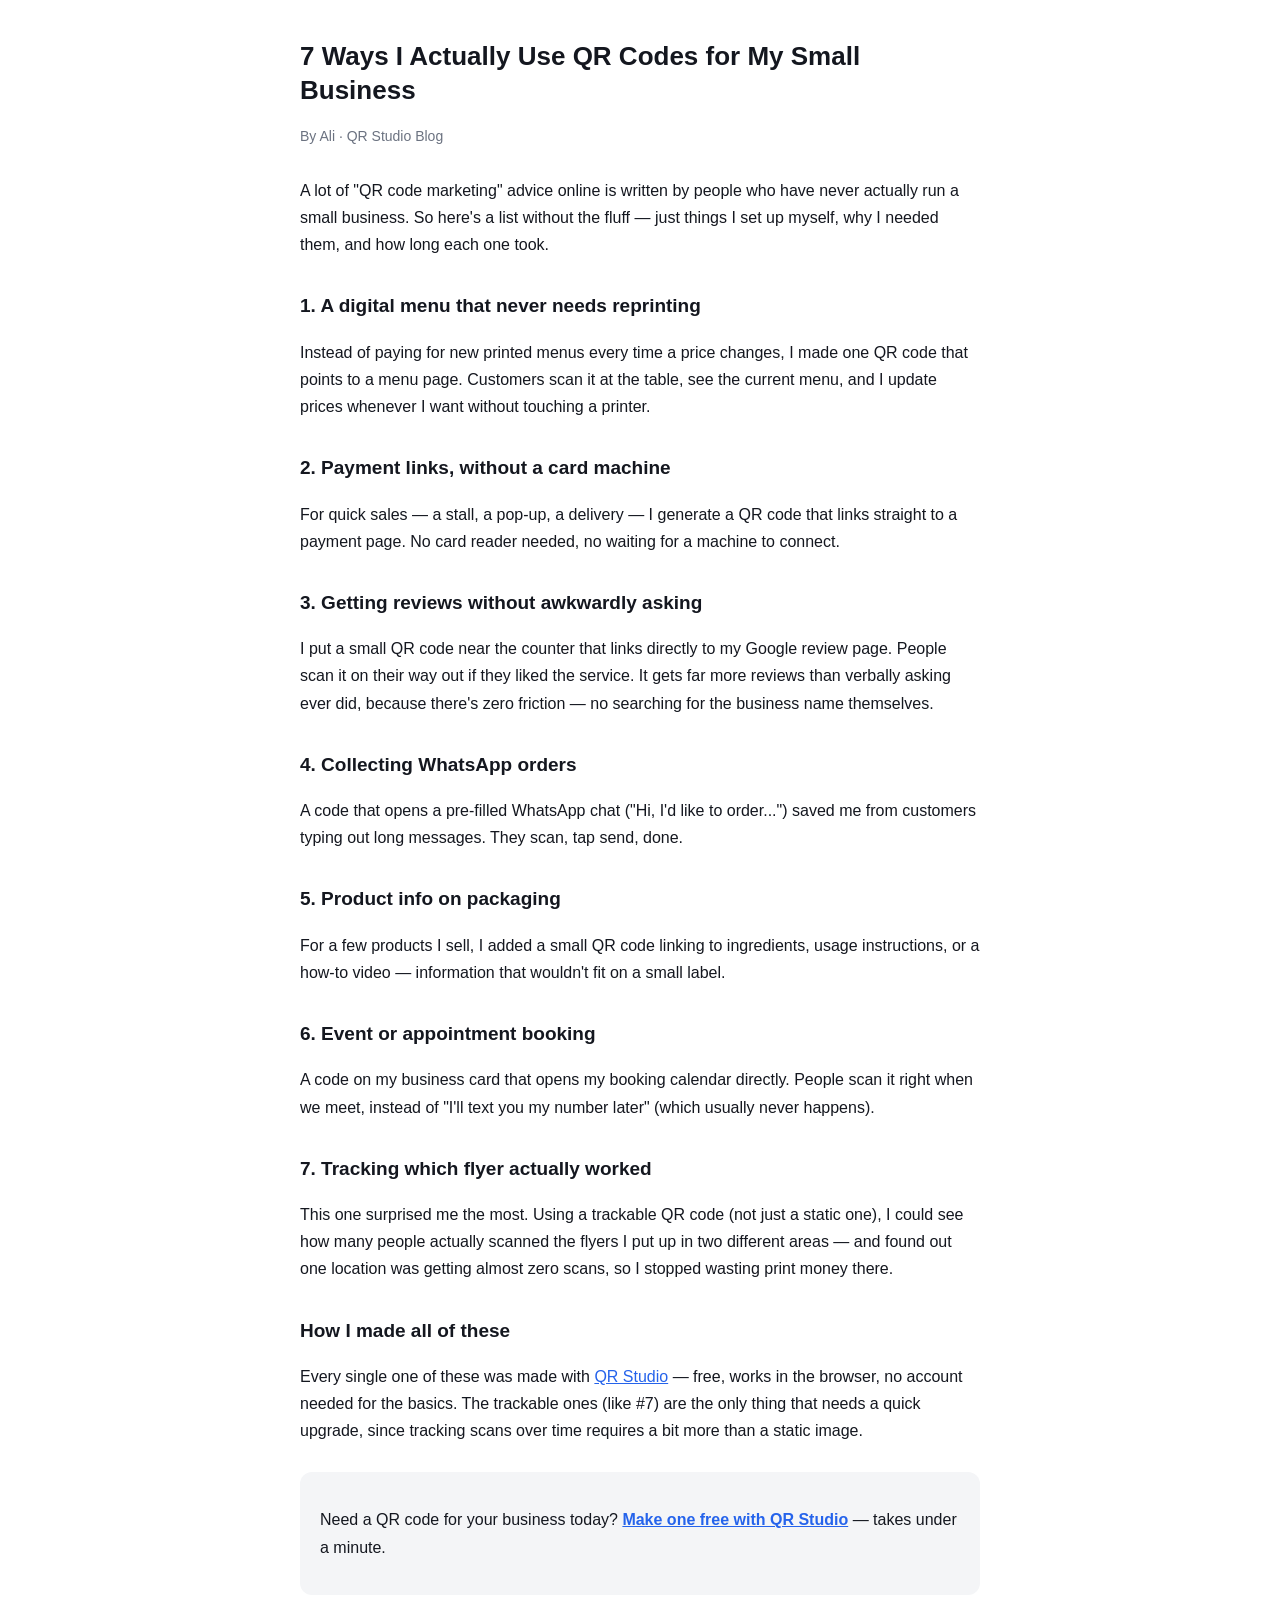
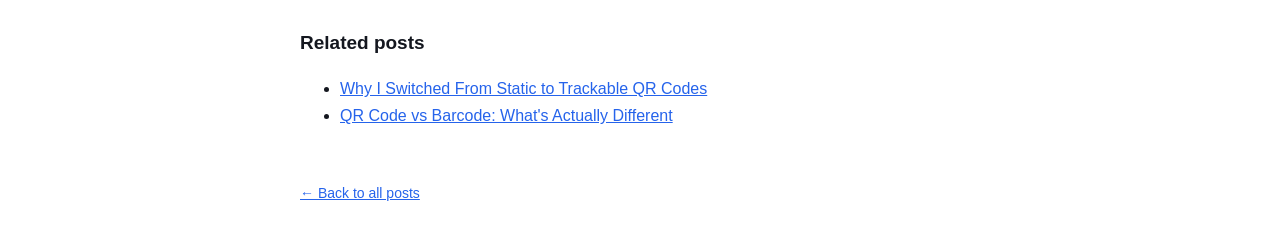
<file: blog/qr-codes-small-business.html>
<!doctype html>
<html lang="en">
<head>
<meta charset="utf-8">
<!-- Google tag (gtag.js) -->
<script async src="https://www.googletagmanager.com/gtag/js?id=G-S8XFE592J6"></script>
<script>
  window.dataLayer = window.dataLayer || [];
  function gtag(){dataLayer.push(arguments);}
  gtag('js', new Date());
  gtag('config', 'G-S8XFE592J6');
</script>

<meta name="viewport" content="width=device-width, initial-scale=1">
<title>7 Ways I Actually Use QR Codes for My Small Business — QR Studio</title>
<meta name="description" content="Real, everyday ways small businesses use QR codes — menus, payments, reviews, and more — from someone who actually set them up.">
<link rel="canonical" href="https://qrstudiogen.netlify.app/blog/qr-codes-small-business.html">
<meta name="robots" content="index, follow">
<meta property="og:type" content="article">
<meta property="og:title" content="7 Ways I Actually Use QR Codes for My Small Business">
<meta property="og:description" content="No fluff — just the QR code uses that actually saved me time and money.">
<meta property="og:url" content="https://qrstudiogen.netlify.app/blog/qr-codes-small-business.html">
<meta property="og:image" content="https://qrstudiogen.netlify.app/icons/icon-512.png">
<meta name="theme-color" content="#2563EB">
<link rel="icon" href="../icons/icon-192.png">
<script type="application/ld+json">
{
  "@context": "https://schema.org",
  "@type": "Article",
  "headline": "7 Ways I Actually Use QR Codes for My Small Business",
  "description": "Real, everyday ways small businesses use QR codes — menus, payments, reviews, and more — from someone who actually set them up.",
  "author": {"@type": "Person", "name": "Ali"},
  "publisher": {"@type": "Organization", "name": "QR Studio"},
  "mainEntityOfPage": "https://qrstudiogen.netlify.app/blog/qr-codes-small-business.html",
  "image": "https://qrstudiogen.netlify.app/icons/icon-512.png"
}
</script>
<style>
  body{font:16px/1.7 -apple-system,Segoe UI,Roboto,Arial,sans-serif;max-width:680px;margin:40px auto;padding:0 20px;color:#14171F}
  h1{font-size:26px;line-height:1.3} h2{font-size:19px;margin-top:32px}
  a{color:#2563EB} .meta{color:#6b7280;font-size:14px;margin-bottom:28px}
  .cta{background:#F4F5F7;border-radius:12px;padding:18px 20px;margin:28px 0}
  .cta a{font-weight:600}
  .back{display:inline-block;margin-top:36px;font-size:14px}
</style>
</head>
<body>

<h1>7 Ways I Actually Use QR Codes for My Small Business</h1>
<p class="meta">By Ali · QR Studio Blog</p>

<p>A lot of "QR code marketing" advice online is written by people who have never actually run a small
business. So here's a list without the fluff — just things I set up myself, why I needed them, and how
long each one took.</p>

<h2>1. A digital menu that never needs reprinting</h2>
<p>Instead of paying for new printed menus every time a price changes, I made one QR code that points to
a menu page. Customers scan it at the table, see the current menu, and I update prices whenever I want
without touching a printer.</p>

<h2>2. Payment links, without a card machine</h2>
<p>For quick sales — a stall, a pop-up, a delivery — I generate a QR code that links straight to a
payment page. No card reader needed, no waiting for a machine to connect.</p>

<h2>3. Getting reviews without awkwardly asking</h2>
<p>I put a small QR code near the counter that links directly to my Google review page. People scan it
on their way out if they liked the service. It gets far more reviews than verbally asking ever did,
because there's zero friction — no searching for the business name themselves.</p>

<h2>4. Collecting WhatsApp orders</h2>
<p>A code that opens a pre-filled WhatsApp chat ("Hi, I'd like to order...") saved me from customers
typing out long messages. They scan, tap send, done.</p>

<h2>5. Product info on packaging</h2>
<p>For a few products I sell, I added a small QR code linking to ingredients, usage instructions, or a
how-to video — information that wouldn't fit on a small label.</p>

<h2>6. Event or appointment booking</h2>
<p>A code on my business card that opens my booking calendar directly. People scan it right when we meet,
instead of "I'll text you my number later" (which usually never happens).</p>

<h2>7. Tracking which flyer actually worked</h2>
<p>This one surprised me the most. Using a trackable QR code (not just a static one), I could see how many
people actually scanned the flyers I put up in two different areas — and found out one location was
getting almost zero scans, so I stopped wasting print money there.</p>

<h2>How I made all of these</h2>
<p>Every single one of these was made with <a href="https://qrstudiogen.netlify.app/">QR
Studio</a> — free, works in the browser, no account needed for the basics. The trackable ones (like #7)
are the only thing that needs a quick upgrade, since tracking scans over time requires a bit more than a
static image.</p>

<div class="cta">
  <p>Need a QR code for your business today? <a href="https://qrstudiogen.netlify.app/">Make
  one free with QR Studio</a> — takes under a minute.</p>
</div>

<h2>Related posts</h2>
<ul>
  <li><a href="trackable-qr-codes.html">Why I Switched From Static to Trackable QR Codes</a></li>
  <li><a href="qr-code-vs-barcode.html">QR Code vs Barcode: What's Actually Different</a></li>
</ul>

<a class="back" href="index.html">← Back to all posts</a>
</body>
</html>
</file>
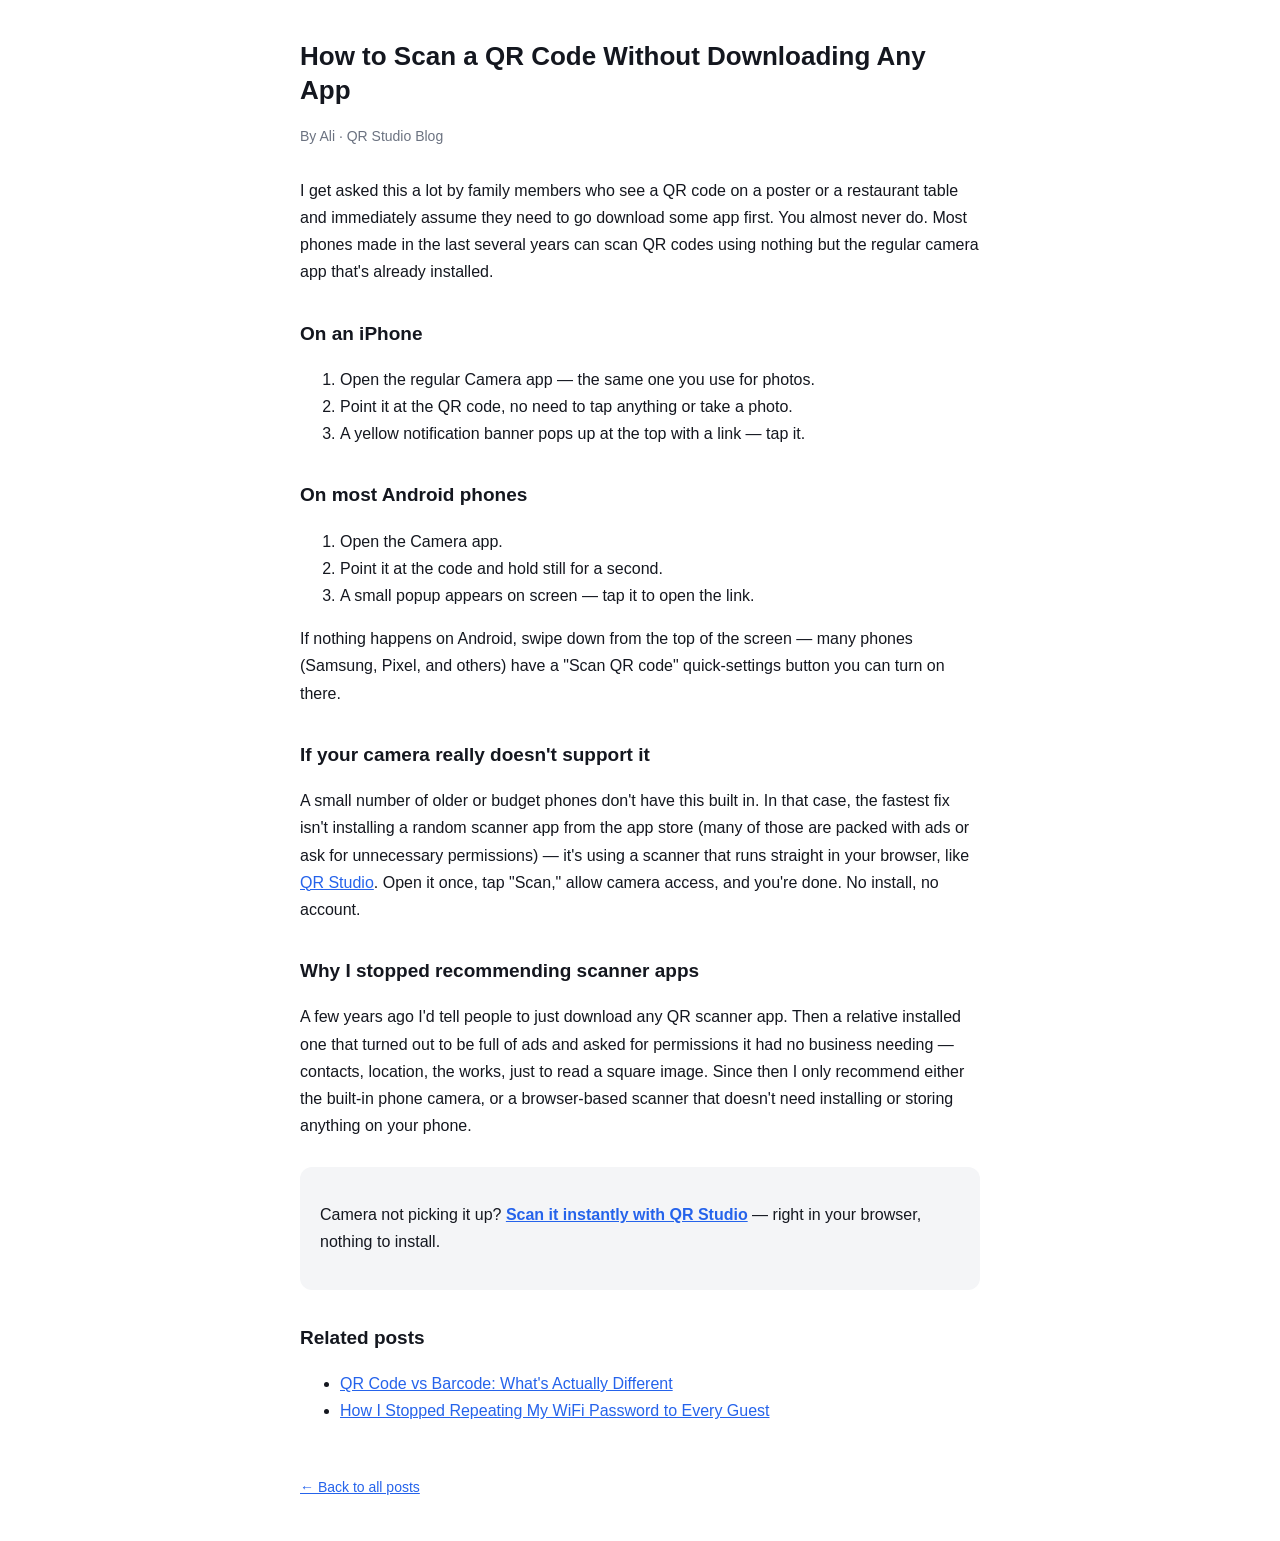
<file: blog/scan-qr-code-without-app.html>
<!doctype html>
<html lang="en">
<head>
<meta charset="utf-8">
<!-- Google tag (gtag.js) -->
<script async src="https://www.googletagmanager.com/gtag/js?id=G-S8XFE592J6"></script>
<script>
  window.dataLayer = window.dataLayer || [];
  function gtag(){dataLayer.push(arguments);}
  gtag('js', new Date());
  gtag('config', 'G-S8XFE592J6');
</script>

<meta name="viewport" content="width=device-width, initial-scale=1">
<title>How to Scan a QR Code Without Downloading Any App — QR Studio</title>
<meta name="description" content="You don't need a QR scanner app. Here's how to scan a QR code using just your phone's regular camera, plus a backup method when that doesn't work.">
<link rel="canonical" href="https://qrstudiogen.netlify.app/blog/scan-qr-code-without-app.html">
<meta name="robots" content="index, follow">
<meta property="og:type" content="article">
<meta property="og:title" content="How to Scan a QR Code Without Downloading Any App">
<meta property="og:description" content="Your phone can already do this — here's exactly how.">
<meta property="og:url" content="https://qrstudiogen.netlify.app/blog/scan-qr-code-without-app.html">
<meta property="og:image" content="https://qrstudiogen.netlify.app/icons/icon-512.png">
<meta name="theme-color" content="#2563EB">
<link rel="icon" href="../icons/icon-192.png">
<script type="application/ld+json">
{
  "@context": "https://schema.org",
  "@type": "Article",
  "headline": "How to Scan a QR Code Without Downloading Any App",
  "description": "You don't need a QR scanner app. Here's how to scan a QR code using just your phone's regular camera, plus a backup method when that doesn't work.",
  "author": {"@type": "Person", "name": "Ali"},
  "publisher": {"@type": "Organization", "name": "QR Studio"},
  "mainEntityOfPage": "https://qrstudiogen.netlify.app/blog/scan-qr-code-without-app.html",
  "image": "https://qrstudiogen.netlify.app/icons/icon-512.png"
}
</script>
<style>
  body{font:16px/1.7 -apple-system,Segoe UI,Roboto,Arial,sans-serif;max-width:680px;margin:40px auto;padding:0 20px;color:#14171F}
  h1{font-size:26px;line-height:1.3} h2{font-size:19px;margin-top:32px}
  a{color:#2563EB} .meta{color:#6b7280;font-size:14px;margin-bottom:28px}
  .cta{background:#F4F5F7;border-radius:12px;padding:18px 20px;margin:28px 0}
  .cta a{font-weight:600}
  .back{display:inline-block;margin-top:36px;font-size:14px}
</style>
</head>
<body>

<h1>How to Scan a QR Code Without Downloading Any App</h1>
<p class="meta">By Ali · QR Studio Blog</p>

<p>I get asked this a lot by family members who see a QR code on a poster or a restaurant table and
immediately assume they need to go download some app first. You almost never do. Most phones made in the
last several years can scan QR codes using nothing but the regular camera app that's already installed.</p>

<h2>On an iPhone</h2>
<ol>
  <li>Open the regular Camera app — the same one you use for photos.</li>
  <li>Point it at the QR code, no need to tap anything or take a photo.</li>
  <li>A yellow notification banner pops up at the top with a link — tap it.</li>
</ol>

<h2>On most Android phones</h2>
<ol>
  <li>Open the Camera app.</li>
  <li>Point it at the code and hold still for a second.</li>
  <li>A small popup appears on screen — tap it to open the link.</li>
</ol>
<p>If nothing happens on Android, swipe down from the top of the screen — many phones (Samsung, Pixel,
and others) have a "Scan QR code" quick-settings button you can turn on there.</p>

<h2>If your camera really doesn't support it</h2>
<p>A small number of older or budget phones don't have this built in. In that case, the fastest fix isn't
installing a random scanner app from the app store (many of those are packed with ads or ask for
unnecessary permissions) — it's using a scanner that runs straight in your browser, like
<a href="https://qrstudiogen.netlify.app/">QR Studio</a>. Open it once, tap "Scan," allow
camera access, and you're done. No install, no account.</p>

<h2>Why I stopped recommending scanner apps</h2>
<p>A few years ago I'd tell people to just download any QR scanner app. Then a relative installed one
that turned out to be full of ads and asked for permissions it had no business needing — contacts,
location, the works, just to read a square image. Since then I only recommend either the built-in phone
camera, or a browser-based scanner that doesn't need installing or storing anything on your phone.</p>

<div class="cta">
  <p>Camera not picking it up? <a href="https://qrstudiogen.netlify.app/">Scan it instantly
  with QR Studio</a> — right in your browser, nothing to install.</p>
</div>

<h2>Related posts</h2>
<ul>
  <li><a href="qr-code-vs-barcode.html">QR Code vs Barcode: What's Actually Different</a></li>
  <li><a href="wifi-qr-code.html">How I Stopped Repeating My WiFi Password to Every Guest</a></li>
</ul>

<a class="back" href="index.html">← Back to all posts</a>
</body>
</html>
</file>
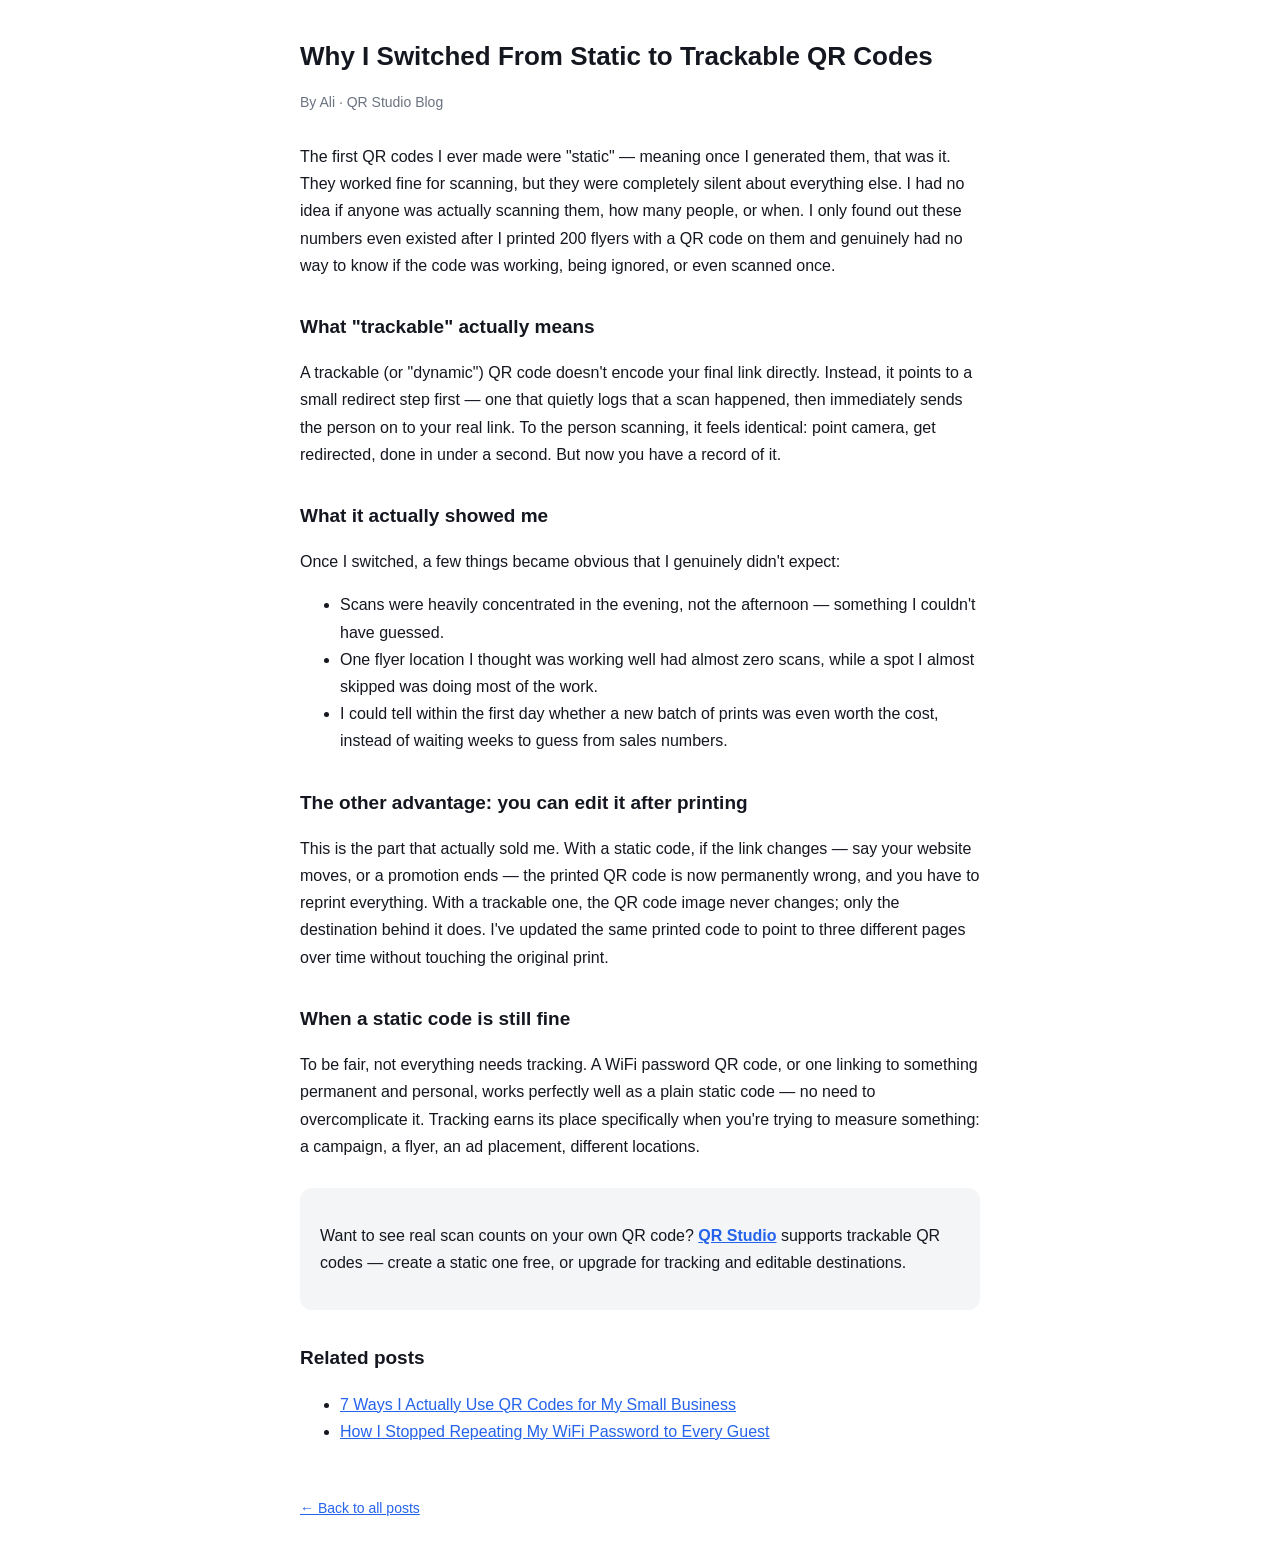
<file: blog/trackable-qr-codes.html>
<!doctype html>
<html lang="en">
<head>
<meta charset="utf-8">
<!-- Google tag (gtag.js) -->
<script async src="https://www.googletagmanager.com/gtag/js?id=G-S8XFE592J6"></script>
<script>
  window.dataLayer = window.dataLayer || [];
  function gtag(){dataLayer.push(arguments);}
  gtag('js', new Date());
  gtag('config', 'G-S8XFE592J6');
</script>

<meta name="viewport" content="width=device-width, initial-scale=1">
<title>Why I Switched From Static to Trackable QR Codes — QR Studio</title>
<meta name="description" content="A static QR code just sits there. A trackable one tells you who's actually scanning it, and when. Here's the real difference and why it mattered for me.">
<link rel="canonical" href="https://qrstudiogen.netlify.app/blog/trackable-qr-codes.html">
<meta name="robots" content="index, follow">
<meta property="og:type" content="article">
<meta property="og:title" content="Why I Switched From Static to Trackable QR Codes">
<meta property="og:description" content="A regular QR code can't tell you anything after you print it. This one can.">
<meta property="og:url" content="https://qrstudiogen.netlify.app/blog/trackable-qr-codes.html">
<meta property="og:image" content="https://qrstudiogen.netlify.app/icons/icon-512.png">
<meta name="theme-color" content="#2563EB">
<link rel="icon" href="../icons/icon-192.png">
<script type="application/ld+json">
{
  "@context": "https://schema.org",
  "@type": "Article",
  "headline": "Why I Switched From Static to Trackable QR Codes",
  "description": "A static QR code just sits there. A trackable one tells you who's actually scanning it, and when. Here's the real difference and why it mattered for me.",
  "author": {"@type": "Person", "name": "Ali"},
  "publisher": {"@type": "Organization", "name": "QR Studio"},
  "mainEntityOfPage": "https://qrstudiogen.netlify.app/blog/trackable-qr-codes.html",
  "image": "https://qrstudiogen.netlify.app/icons/icon-512.png"
}
</script>
<style>
  body{font:16px/1.7 -apple-system,Segoe UI,Roboto,Arial,sans-serif;max-width:680px;margin:40px auto;padding:0 20px;color:#14171F}
  h1{font-size:26px;line-height:1.3} h2{font-size:19px;margin-top:32px}
  a{color:#2563EB} .meta{color:#6b7280;font-size:14px;margin-bottom:28px}
  .cta{background:#F4F5F7;border-radius:12px;padding:18px 20px;margin:28px 0}
  .cta a{font-weight:600}
  .back{display:inline-block;margin-top:36px;font-size:14px}
</style>
</head>
<body>

<h1>Why I Switched From Static to Trackable QR Codes</h1>
<p class="meta">By Ali · QR Studio Blog</p>

<p>The first QR codes I ever made were "static" — meaning once I generated them, that was it. They worked
fine for scanning, but they were completely silent about everything else. I had no idea if anyone was
actually scanning them, how many people, or when. I only found out these numbers even existed after I
printed 200 flyers with a QR code on them and genuinely had no way to know if the code was working, being
ignored, or even scanned once.</p>

<h2>What "trackable" actually means</h2>
<p>A trackable (or "dynamic") QR code doesn't encode your final link directly. Instead, it points to a
small redirect step first — one that quietly logs that a scan happened, then immediately sends the person
on to your real link. To the person scanning, it feels identical: point camera, get redirected, done in
under a second. But now you have a record of it.</p>

<h2>What it actually showed me</h2>
<p>Once I switched, a few things became obvious that I genuinely didn't expect:</p>
<ul>
  <li>Scans were heavily concentrated in the evening, not the afternoon — something I couldn't have
  guessed.</li>
  <li>One flyer location I thought was working well had almost zero scans, while a spot I almost skipped
  was doing most of the work.</li>
  <li>I could tell within the first day whether a new batch of prints was even worth the cost, instead of
  waiting weeks to guess from sales numbers.</li>
</ul>

<h2>The other advantage: you can edit it after printing</h2>
<p>This is the part that actually sold me. With a static code, if the link changes — say your website
moves, or a promotion ends — the printed QR code is now permanently wrong, and you have to reprint
everything. With a trackable one, the QR code image never changes; only the destination behind it does.
I've updated the same printed code to point to three different pages over time without touching the
original print.</p>

<h2>When a static code is still fine</h2>
<p>To be fair, not everything needs tracking. A WiFi password QR code, or one linking to something
permanent and personal, works perfectly well as a plain static code — no need to overcomplicate it.
Tracking earns its place specifically when you're trying to measure something: a campaign, a flyer, an ad
placement, different locations.</p>

<div class="cta">
  <p>Want to see real scan counts on your own QR code? <a
  href="https://qrstudiogen.netlify.app/">QR Studio</a> supports trackable QR codes —
  create a static one free, or upgrade for tracking and editable destinations.</p>
</div>

<h2>Related posts</h2>
<ul>
  <li><a href="qr-codes-small-business.html">7 Ways I Actually Use QR Codes for My Small Business</a></li>
  <li><a href="wifi-qr-code.html">How I Stopped Repeating My WiFi Password to Every Guest</a></li>
</ul>

<a class="back" href="index.html">← Back to all posts</a>
</body>
</html>
</file>
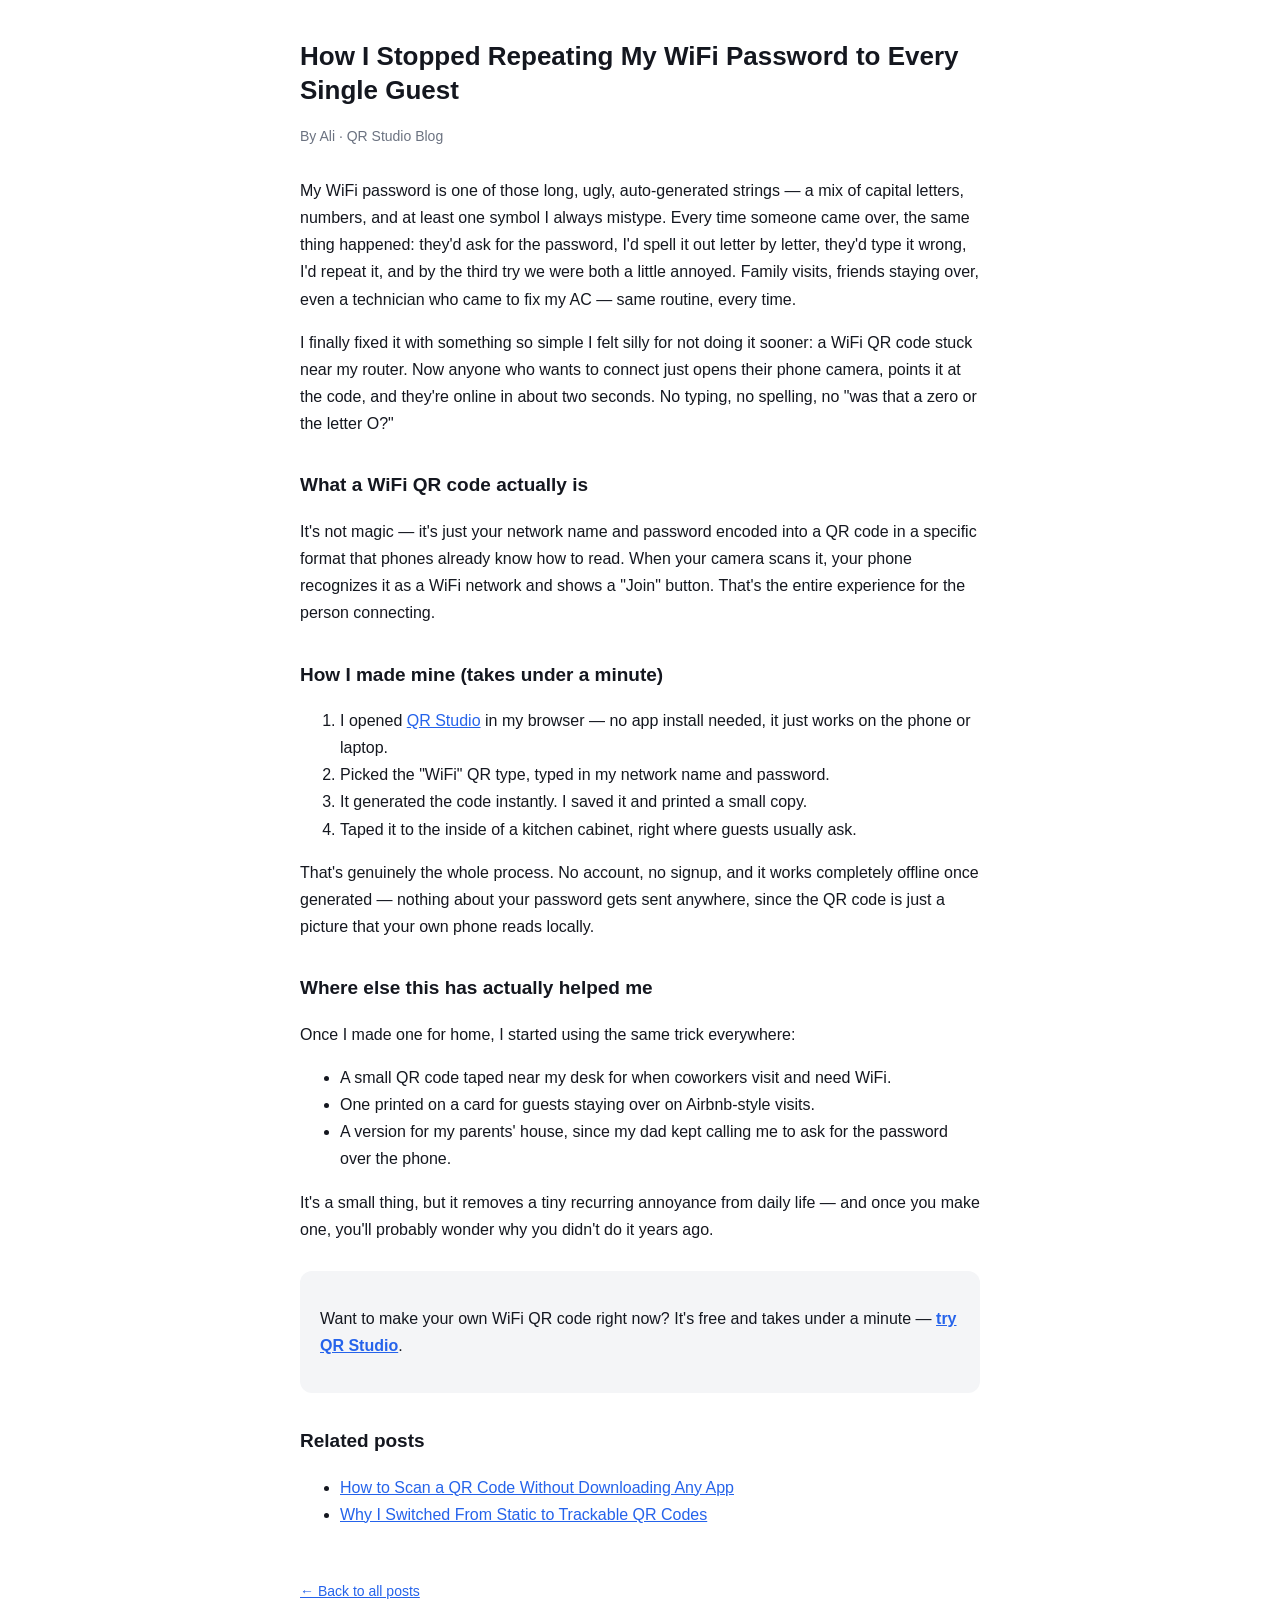
<file: blog/wifi-qr-code.html>
<!doctype html>
<html lang="en">
<head>
<meta charset="utf-8">
<!-- Google tag (gtag.js) -->
<script async src="https://www.googletagmanager.com/gtag/js?id=G-S8XFE592J6"></script>
<script>
  window.dataLayer = window.dataLayer || [];
  function gtag(){dataLayer.push(arguments);}
  gtag('js', new Date());
  gtag('config', 'G-S8XFE592J6');
</script>

<meta name="viewport" content="width=device-width, initial-scale=1">
<title>How I Stopped Repeating My WiFi Password to Every Guest (QR Code Trick) — QR Studio</title>
<meta name="description" content="I got tired of spelling out my WiFi password every time someone visited. Here's how a WiFi QR code fixed it in under a minute, and how you can make one free.">
<link rel="canonical" href="https://qrstudiogen.netlify.app/blog/wifi-qr-code.html">
<meta name="robots" content="index, follow">
<meta property="og:type" content="article">
<meta property="og:title" content="How I Stopped Repeating My WiFi Password to Every Guest">
<meta property="og:description" content="A WiFi QR code fixed the most annoying part of having guests over. Here's exactly how I set mine up.">
<meta property="og:url" content="https://qrstudiogen.netlify.app/blog/wifi-qr-code.html">
<meta property="og:image" content="https://qrstudiogen.netlify.app/icons/icon-512.png">
<meta name="theme-color" content="#2563EB">
<link rel="icon" href="../icons/icon-192.png">
<script type="application/ld+json">
{
  "@context": "https://schema.org",
  "@type": "Article",
  "headline": "How I Stopped Repeating My WiFi Password to Every Single Guest",
  "description": "I got tired of spelling out my WiFi password every time someone visited. Here's how a WiFi QR code fixed it in under a minute, and how you can make one free.",
  "author": {"@type": "Person", "name": "Ali"},
  "publisher": {"@type": "Organization", "name": "QR Studio"},
  "mainEntityOfPage": "https://qrstudiogen.netlify.app/blog/wifi-qr-code.html",
  "image": "https://qrstudiogen.netlify.app/icons/icon-512.png"
}
</script>
<style>
  body{font:16px/1.7 -apple-system,Segoe UI,Roboto,Arial,sans-serif;max-width:680px;margin:40px auto;padding:0 20px;color:#14171F}
  h1{font-size:26px;line-height:1.3} h2{font-size:19px;margin-top:32px}
  a{color:#2563EB} .meta{color:#6b7280;font-size:14px;margin-bottom:28px}
  .cta{background:#F4F5F7;border-radius:12px;padding:18px 20px;margin:28px 0}
  .cta a{font-weight:600}
  code{background:#F4F5F7;padding:1px 6px;border-radius:4px}
  .back{display:inline-block;margin-top:36px;font-size:14px}
</style>
</head>
<body>

<h1>How I Stopped Repeating My WiFi Password to Every Single Guest</h1>
<p class="meta">By Ali · QR Studio Blog</p>

<p>My WiFi password is one of those long, ugly, auto-generated strings — a mix of capital letters, numbers,
and at least one symbol I always mistype. Every time someone came over, the same thing happened: they'd
ask for the password, I'd spell it out letter by letter, they'd type it wrong, I'd repeat it, and by the
third try we were both a little annoyed. Family visits, friends staying over, even a technician who came
to fix my AC — same routine, every time.</p>

<p>I finally fixed it with something so simple I felt silly for not doing it sooner: a WiFi QR code stuck
near my router. Now anyone who wants to connect just opens their phone camera, points it at the code, and
they're online in about two seconds. No typing, no spelling, no "was that a zero or the letter O?"</p>

<h2>What a WiFi QR code actually is</h2>
<p>It's not magic — it's just your network name and password encoded into a QR code in a specific format
that phones already know how to read. When your camera scans it, your phone recognizes it as a WiFi
network and shows a "Join" button. That's the entire experience for the person connecting.</p>

<h2>How I made mine (takes under a minute)</h2>
<ol>
  <li>I opened <a href="https://qrstudiogen.netlify.app/">QR Studio</a> in my browser — no
  app install needed, it just works on the phone or laptop.</li>
  <li>Picked the "WiFi" QR type, typed in my network name and password.</li>
  <li>It generated the code instantly. I saved it and printed a small copy.</li>
  <li>Taped it to the inside of a kitchen cabinet, right where guests usually ask.</li>
</ol>

<p>That's genuinely the whole process. No account, no signup, and it works completely offline once
generated — nothing about your password gets sent anywhere, since the QR code is just a picture that your
own phone reads locally.</p>

<h2>Where else this has actually helped me</h2>
<p>Once I made one for home, I started using the same trick everywhere:</p>
<ul>
  <li>A small QR code taped near my desk for when coworkers visit and need WiFi.</li>
  <li>One printed on a card for guests staying over on Airbnb-style visits.</li>
  <li>A version for my parents' house, since my dad kept calling me to ask for the password over the
  phone.</li>
</ul>

<p>It's a small thing, but it removes a tiny recurring annoyance from daily life — and once you make one,
you'll probably wonder why you didn't do it years ago.</p>

<div class="cta">
  <p>Want to make your own WiFi QR code right now? It's free and takes under a minute —
  <a href="https://qrstudiogen.netlify.app/">try QR Studio</a>.</p>
</div>

<h2>Related posts</h2>
<ul>
  <li><a href="scan-qr-code-without-app.html">How to Scan a QR Code Without Downloading Any App</a></li>
  <li><a href="trackable-qr-codes.html">Why I Switched From Static to Trackable QR Codes</a></li>
</ul>

<a class="back" href="index.html">← Back to all posts</a>
</body>
</html>
</file>
<file: css/style.css>
/* QR Studio — design system: clean, professional, utility-app aesthetic */

:root {
  --bg: #F4F5F7;
  --surface: #FFFFFF;
  --surface-2: #FAFAFB;
  --border: #E5E7EB;
  --text: #14171F;
  --text-muted: #6B7280;
  --text-faint: #9CA3AF;
  --primary: #2563EB;
  --primary-dark: #1E3A8A;
  --primary-soft: #EAF0FE;
  --danger: #DC2626;
  --success: #16A34A;
  --radius-sm: 8px;
  --radius-md: 14px;
  --radius-lg: 20px;
  --shadow-sm: 0 1px 2px rgba(16,24,40,.06), 0 1px 1px rgba(16,24,40,.04);
  --shadow-md: 0 4px 14px rgba(16,24,40,.08);
  --safe-top: env(safe-area-inset-top, 0px);
  --safe-bottom: env(safe-area-inset-bottom, 0px);
  color-scheme: light;
}

[data-theme="dark"] {
  --bg: #0E1116;
  --surface: #171B22;
  --surface-2: #1D222B;
  --border: #2A2F3A;
  --text: #F3F4F6;
  --text-muted: #9AA3B2;
  --text-faint: #6B7280;
  --primary: #4C82FF;
  --primary-dark: #8AB0FF;
  --primary-soft: #17233F;
  color-scheme: dark;
}

* { box-sizing: border-box; }
[hidden] { display: none !important; }
.sr-only {
  position: absolute; width: 1px; height: 1px; padding: 0; margin: -1px;
  overflow: hidden; clip: rect(0,0,0,0); white-space: nowrap; border: 0;
}
html, body { height: 100%; }
body {
  margin: 0;
  font-family: -apple-system, BlinkMacSystemFont, "Inter", "Segoe UI", Roboto, Helvetica, Arial, sans-serif;
  background: var(--bg);
  color: var(--text);
  -webkit-tap-highlight-color: transparent;
  overscroll-behavior-y: none;
}
button { font-family: inherit; }
.icon { width: 22px; height: 22px; flex: none; display: block; }
.icon path, .icon line, .icon rect, .icon circle { stroke: currentColor; }
.icon [fill="#111"] { fill: currentColor; }
.icon [stroke="#111"] { stroke: currentColor; }

#app {
  max-width: 480px;
  margin: 0 auto;
  min-height: 100%;
  display: flex;
  flex-direction: column;
  background: var(--bg);
  position: relative;
}

/* Top bar */
.topbar {
  padding: calc(14px + var(--safe-top)) 18px 12px;
  display: flex;
  align-items: center;
  justify-content: space-between;
  background: var(--surface);
  border-bottom: 1px solid var(--border);
  position: sticky;
  top: 0;
  z-index: 20;
}
.topbar .brand { display: flex; align-items: center; gap: 10px; }
.topbar .brand-mark {
  width: 30px; height: 30px; border-radius: 8px;
  background: linear-gradient(135deg, var(--primary-dark), var(--primary));
  display: flex; align-items: center; justify-content: center;
}
.topbar .brand-mark .icon { width: 17px; height: 17px; color: #fff; }
.topbar h1 { font-size: 17px; margin: 0; font-weight: 700; letter-spacing: -0.01em; }
.icon-btn {
  width: 38px; height: 38px; border-radius: 10px; border: none;
  background: transparent; color: var(--text-muted);
  display: flex; align-items: center; justify-content: center;
  cursor: pointer;
}
.icon-btn:active { background: var(--surface-2); }

/* Screens */
.screen { display: none; flex: 1; flex-direction: column; padding-bottom: calc(84px + var(--safe-bottom)); }
.screen.active { display: flex; }

/* Bottom nav */
.tabbar {
  position: fixed; left: 0; right: 0; bottom: 0;
  max-width: 480px; margin: 0 auto;
  background: var(--surface);
  border-top: 1px solid var(--border);
  display: flex;
  padding-bottom: var(--safe-bottom);
  z-index: 30;
}
.tab {
  flex: 1; border: none; background: none; cursor: pointer;
  display: flex; flex-direction: column; align-items: center; gap: 4px;
  padding: 10px 4px 8px;
  color: var(--text-faint);
}
.tab .icon { width: 22px; height: 22px; }
.tab span { font-size: 11px; font-weight: 600; }
.tab.active { color: var(--primary); }

/* Scan screen */
.scan-stage {
  margin: 16px 18px 0;
  border-radius: var(--radius-lg);
  overflow: hidden;
  position: relative;
  aspect-ratio: 3/4;
  background: #0B0D12;
  box-shadow: var(--shadow-md);
}
.scan-stage video { width: 100%; height: 100%; object-fit: cover; display: block; }
.scan-frame {
  position: absolute; inset: 14%;
  border: 3px solid rgba(255,255,255,.85);
  border-radius: 20px;
  box-shadow: 0 0 0 999px rgba(0,0,0,.28);
}
.scan-frame::before, .scan-frame::after { content: none; }
.scan-hint {
  position: absolute; left: 0; right: 0; bottom: 14px;
  text-align: center; color: #fff; font-size: 13px; font-weight: 600;
  text-shadow: 0 1px 4px rgba(0,0,0,.5);
}
.scan-controls {
  position: absolute; top: 12px; right: 12px; display: flex; gap: 8px;
}
.scan-controls .icon-btn { background: rgba(0,0,0,.35); color: #fff; }
.scan-idle {
  display: flex; flex-direction: column; align-items: center; justify-content: center;
  gap: 14px; color: #fff; height: 100%; padding: 24px; text-align: center;
}
.scan-idle .icon { width: 40px; height: 40px; color: rgba(255,255,255,.7); }
.scan-idle p { margin: 0; font-size: 13px; color: rgba(255,255,255,.65); max-width: 240px; }

.scan-actions { display: flex; gap: 10px; margin: 14px 18px 0; }
.result-card {
  margin: 16px 18px 0; background: var(--surface); border: 1px solid var(--border);
  border-radius: var(--radius-md); padding: 16px; box-shadow: var(--shadow-sm);
}
.result-card .type-chip {
  display: inline-flex; align-items: center; gap: 6px; font-size: 11px; font-weight: 700;
  color: var(--primary); background: var(--primary-soft); padding: 4px 10px; border-radius: 999px;
  text-transform: uppercase; letter-spacing: .03em;
}
.result-card .value { margin: 10px 0 14px; font-size: 15px; line-height: 1.5; word-break: break-word; }
.result-card .value a { color: var(--primary); text-decoration: none; }
.row-actions { display: flex; gap: 8px; flex-wrap: wrap; }

/* Buttons */
.btn {
  border: none; border-radius: var(--radius-sm); padding: 12px 16px; font-size: 14px;
  font-weight: 700; cursor: pointer; display: flex; align-items: center; justify-content: center; gap: 8px;
}
.btn .icon { width: 18px; height: 18px; }
.btn-primary { background: var(--primary); color: #fff; }
.btn-primary:active { background: var(--primary-dark); }
.btn-secondary { background: var(--surface-2); color: var(--text); border: 1px solid var(--border); }
.row-actions .btn, .scan-actions .btn { flex: 1; }
.btn-ghost { background: transparent; color: var(--primary); }
.btn-sm { padding: 9px 12px; font-size: 13px; }
.btn-danger-outline { background: transparent; color: var(--danger); border: 1px solid #F3D0D0; }

/* Create screen */
.section-pad { padding: 16px 18px 0; }
.type-scroll { display: flex; gap: 8px; overflow-x: auto; padding: 16px 18px 4px; scrollbar-width: none; }
.type-scroll::-webkit-scrollbar { display: none; }
.type-chip-btn {
  flex: none; display: flex; align-items: center; gap: 6px; padding: 9px 14px;
  border-radius: 999px; border: 1px solid var(--border); background: var(--surface);
  color: var(--text-muted); font-size: 13px; font-weight: 600; cursor: pointer;
}
.type-chip-btn .icon { width: 16px; height: 16px; }
.type-chip-btn.active { background: var(--primary); color: #fff; border-color: var(--primary); }

.track-toggle-row {
  display: flex; align-items: flex-start; gap: 10px; margin: 4px 0 14px;
  padding: 12px; border: 1px solid var(--border); border-radius: var(--radius-sm); background: var(--surface-2);
  cursor: pointer;
}
.track-toggle-row input { margin-top: 3px; flex: none; width: 16px; height: 16px; accent-color: var(--primary); }
.track-toggle-row .sub { font-weight: 400; color: var(--text-muted); font-size: 12px; }
.stats-box { background: var(--surface-2); border-radius: var(--radius-sm); padding: 12px 14px; margin-top: 12px; font-size: 13px; }
.stats-count { font-size: 20px; font-weight: 800; color: var(--primary); margin-bottom: 8px; }
.stats-row { color: var(--text-muted); font-size: 12px; padding: 3px 0; }

.field { margin-bottom: 12px; }
.field label { display: block; font-size: 12px; font-weight: 700; color: var(--text-muted); margin-bottom: 6px; }
.field input, .field select, .field textarea {
  width: 100%; padding: 12px 14px; border-radius: var(--radius-sm); border: 1px solid var(--border);
  background: var(--surface); color: var(--text); font-size: 14px; font-family: inherit;
}
.field textarea { resize: vertical; min-height: 80px; }
.field-row { display: flex; gap: 10px; }
.field-row .field { flex: 1; }

.qr-preview-wrap {
  margin: 18px 18px 0; background: var(--surface); border: 1px solid var(--border);
  border-radius: var(--radius-md); padding: 22px; display: flex; flex-direction: column;
  align-items: center; box-shadow: var(--shadow-sm);
}
.qr-preview-wrap canvas { border-radius: 10px; max-width: 100%; height: auto; }
.qr-empty {
  color: var(--text-faint); text-align: center; padding: 30px 10px;
  display: flex; flex-direction: column; align-items: center; gap: 10px;
}
.qr-empty .icon { width: 34px; height: 34px; opacity: .35; }
.qr-empty p { margin: 0; font-size: 13px; max-width: 220px; }

/* History */
.history-list { padding: 8px 18px 0; display: flex; flex-direction: column; gap: 10px; }
.history-item {
  display: flex; align-items: center; gap: 12px; background: var(--surface);
  border: 1px solid var(--border); border-radius: var(--radius-md); padding: 12px 14px;
  box-shadow: var(--shadow-sm); cursor: pointer;
}
.history-item .h-icon {
  width: 38px; height: 38px; border-radius: 10px; background: var(--primary-soft);
  display: flex; align-items: center; justify-content: center; flex: none; color: var(--primary);
}
.history-item .h-icon .icon { width: 18px; height: 18px; }
.history-item .h-body { flex: 1; min-width: 0; }
.history-item .h-title { font-size: 14px; font-weight: 600; white-space: nowrap; overflow: hidden; text-overflow: ellipsis; }
.history-item .h-meta { font-size: 11.5px; color: var(--text-faint); margin-top: 2px; }
.history-item .h-tag { font-size: 10px; font-weight: 700; color: var(--text-faint); }
.empty-state { text-align: center; padding: 60px 30px; color: var(--text-faint); }
.empty-state .icon { width: 46px; height: 46px; margin-bottom: 14px; color: var(--text-faint); opacity: .6; }
.empty-state p { font-size: 13px; margin: 0; }

/* Settings */
.settings-group { margin: 18px 18px 0; background: var(--surface); border: 1px solid var(--border); border-radius: var(--radius-md); overflow: hidden; box-shadow: var(--shadow-sm); }
.settings-row {
  display: flex; align-items: center; gap: 12px; padding: 14px 16px; border-bottom: 1px solid var(--border);
  width: 100%; background: none; border-left: none; border-right: none; border-top: none;
  font-family: inherit; text-align: left; color: inherit;
}
button.settings-row { -webkit-appearance: none; appearance: none; cursor: pointer; }
.settings-row:last-child { border-bottom: none; }
button.settings-row:active { background: var(--surface-2); }
.settings-row .s-icon { width: 32px; height: 32px; border-radius: 9px; background: var(--surface-2); display: flex; align-items: center; justify-content: center; color: var(--text-muted); flex: none; }
.settings-row .s-icon .icon { width: 17px; height: 17px; }
.settings-row .s-label { flex: 1; font-size: 14px; font-weight: 600; }
.settings-row .s-sub { font-size: 11.5px; color: var(--text-faint); margin-top: 1px; font-weight: 400; }
.settings-title { padding: 18px 18px 6px; font-size: 12px; font-weight: 700; color: var(--text-faint); text-transform: uppercase; letter-spacing: .04em; }

.lang-select {
  font-family: inherit; font-size: 13px; font-weight: 600; color: var(--text);
  background: var(--surface-2); border: 1px solid var(--border); border-radius: 8px;
  padding: 7px 10px; max-width: 130px;
}

.switch { width: 42px; height: 25px; border-radius: 999px; background: var(--border); position: relative; border: none; cursor: pointer; flex: none; }
.switch::after { content: ""; position: absolute; width: 21px; height: 21px; border-radius: 50%; background: #fff; top: 2px; left: 2px; transition: transform .15s; box-shadow: 0 1px 3px rgba(0,0,0,.3); }
.switch.on { background: var(--primary); }
.switch.on::after { transform: translateX(17px); }

/* RTL (Arabic, Urdu) */
html[dir="rtl"] .switch::after { left: auto; right: 2px; }
html[dir="rtl"] .switch.on::after { transform: translateX(-17px); }
html[dir="rtl"] .h-title, html[dir="rtl"] .h-meta { text-align: right; }
html[dir="rtl"] .type-scroll { direction: rtl; }
html[dir="rtl"] .field label { text-align: right; }
html[dir="rtl"] .lang-select { text-align: right; }

.upgrade-card {
  margin: 18px 18px 0; padding: 18px; border-radius: var(--radius-md);
  background: linear-gradient(135deg, var(--primary-dark), var(--primary)); color: #fff;
  box-shadow: var(--shadow-md);
}
.upgrade-card h3 { margin: 0 0 4px; font-size: 15px; }
.upgrade-card p { margin: 0 0 14px; font-size: 12.5px; color: rgba(255,255,255,.85); }
.upgrade-card .btn { background: #fff; color: #1E3A8A; width: 100%; }

/* Ad slot */
.ad-slot {
  margin: 14px 18px 0; border-radius: var(--radius-sm); border: 1px dashed var(--border);
  background: var(--surface-2); color: var(--text-faint); font-size: 11px; font-weight: 600;
  text-align: center; padding: 10px; letter-spacing: .03em;
}

/* Toast */
.toast {
  position: fixed; left: 50%; bottom: calc(96px + var(--safe-bottom)); transform: translate(-50%, 12px);
  background: #14171F; color: #fff; padding: 11px 18px; border-radius: 999px; font-size: 13px; font-weight: 600;
  opacity: 0; pointer-events: none; transition: opacity .18s, transform .18s; z-index: 60; max-width: 85%;
  text-align: center; box-shadow: var(--shadow-md);
}
.toast.show { opacity: 1; transform: translate(-50%, 0); }

/* Modal (result-from-scan overlay uses inline result card instead; this is for confirmations) */
.sheet-backdrop {
  position: fixed; inset: 0; background: rgba(10,12,16,.5); z-index: 50; display: none;
  align-items: flex-end; justify-content: center;
}
.sheet-backdrop.show { display: flex; }
.sheet {
  background: var(--surface); width: 100%; max-width: 480px; border-radius: 20px 20px 0 0;
  padding: 20px 18px calc(22px + var(--safe-bottom)); box-shadow: 0 -8px 30px rgba(0,0,0,.2);
}
.sheet h3 { margin: 0 0 4px; font-size: 16px; }
.sheet p { margin: 0 0 16px; font-size: 13px; color: var(--text-muted); }
.sheet .row-actions { gap: 10px; }

.privacy-link { text-align: center; padding: 18px; font-size: 12px; color: var(--text-faint); }
.privacy-link a { color: var(--text-muted); }
</file>
